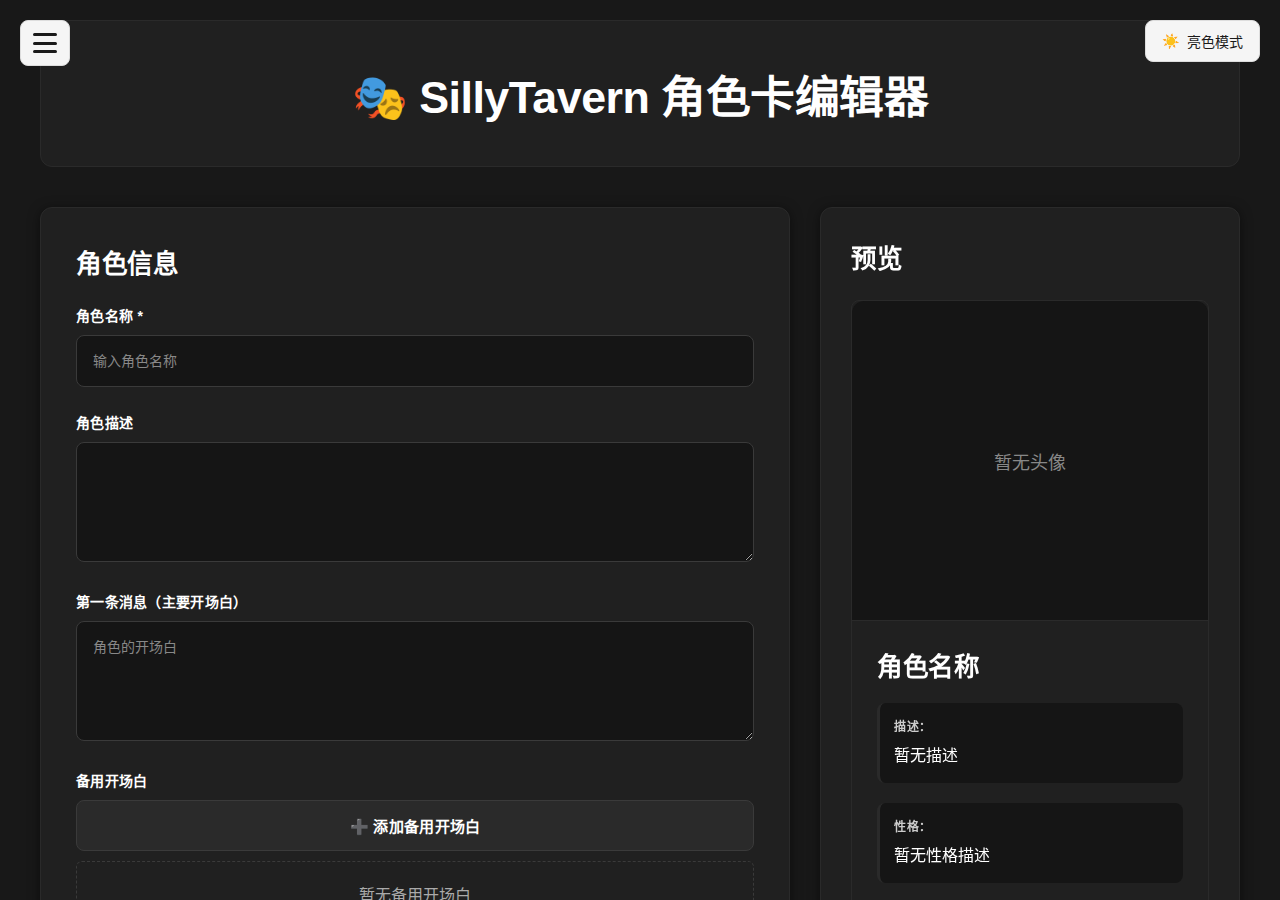
<file: index.html>
<!DOCTYPE html>
<html lang="zh-CN">

<head>
    <meta charset="UTF-8">
    <meta name="viewport" content="width=device-width, initial-scale=1.0">
    <title>SillyTavern 工具集</title>
    <link rel="stylesheet" href="style.css">
    <style>
        /* 汉堡菜单样式 */
        .hamburger-menu {
            position: fixed;
            top: 20px;
            left: 20px;
            z-index: 10000;
            cursor: pointer;
            background: #202020;
            border: 1px solid #2a2a2a;
            border-radius: 8px;
            padding: 12px;
            transition: all 0.3s;
        }

        body.light-theme .hamburger-menu {
            background: #f5f5f5;
            border-color: #ddd;
        }

        .hamburger-menu:hover {
            background: #2a2a2a;
            border-color: #3a3a3a;
        }

        body.light-theme .hamburger-menu:hover {
            background: #e8e8e8;
            border-color: #ccc;
        }

        .hamburger-icon {
            width: 24px;
            height: 20px;
            position: relative;
            display: flex;
            flex-direction: column;
            justify-content: space-between;
        }

        .hamburger-icon span {
            display: block;
            height: 3px;
            background: #f0f0f0;
            border-radius: 2px;
            transition: all 0.3s;
        }

        body.light-theme .hamburger-icon span {
            background: #1a1a1a;
        }

        .hamburger-menu.active .hamburger-icon span:nth-child(1) {
            transform: rotate(45deg) translate(7px, 7px);
        }

        .hamburger-menu.active .hamburger-icon span:nth-child(2) {
            opacity: 0;
        }

        .hamburger-menu.active .hamburger-icon span:nth-child(3) {
            transform: rotate(-45deg) translate(7px, -7px);
        }

        /* 侧边栏菜单 */
        .sidebar {
            position: fixed;
            top: 0;
            left: -300px;
            width: 300px;
            height: 100vh;
            background: #181818;
            border-right: 1px solid #2a2a2a;
            transition: left 0.3s, background 0.3s, border-color 0.3s;
            z-index: 9999;
            overflow-y: auto;
            padding: 80px 0 20px 0;
        }

        body.light-theme .sidebar {
            background: #f8f8f8;
            border-right-color: #e0e0e0;
        }

        .sidebar.active {
            left: 0;
        }

        .sidebar-overlay {
            position: fixed;
            top: 0;
            left: 0;
            width: 100%;
            height: 100%;
            background: rgba(0, 0, 0, 0.5);
            z-index: 9998;
            opacity: 0;
            pointer-events: none;
            transition: opacity 0.3s;
        }

        .sidebar-overlay.active {
            opacity: 1;
            pointer-events: auto;
        }

        .menu-item {
            padding: 15px 25px;
            color: #999;
            cursor: pointer;
            transition: all 0.2s;
            border-left: 3px solid transparent;
            display: flex;
            align-items: center;
            gap: 12px;
        }

        body.light-theme .menu-item {
            color: #666;
        }

        .menu-item:hover {
            background: #202020;
            color: #f0f0f0;
            border-left-color: #666;
        }

        body.light-theme .menu-item:hover {
            background: #f0f0f0;
            color: #1a1a1a;
            border-left-color: #999;
        }

        .menu-item.active {
            background: #202020;
            color: #f0f0f0;
            border-left-color: #f0f0f0;
        }

        body.light-theme .menu-item.active {
            background: #e8e8e8;
            color: #1a1a1a;
            border-left-color: #1a1a1a;
        }

        .menu-item-icon {
            font-size: 20px;
        }

        .menu-section {
            padding: 20px 25px 10px 25px;
            color: #666;
            font-size: 12px;
            text-transform: uppercase;
            letter-spacing: 1px;
            transition: color 0.3s;
        }

        body.light-theme .menu-section {
            color: #999;
        }

        /* 内容区域 */
        .content-wrapper {
            transition: margin-left 0.3s;
        }

        .page-content {
            display: none;
        }

        .page-content.active {
            display: block;
        }

        /* iframe 页面样式 */
        .page-content iframe {
            position: absolute;
            top: 0;
            left: 0;
            width: 100%;
            height: 100%;
        }

        .page-content:not(#page-about) {
            position: fixed;
            top: 0;
            left: 0;
            width: 100%;
            height: 100%;
            background: #181818;
            z-index: 1;
            transition: background 0.3s;
        }

        body.light-theme .page-content:not(#page-about) {
            background: #ffffff;
        }

        /* 确保汉堡菜单和侧边栏在 iframe 之上 */
        body {
            margin: 0;
            padding: 0;
        }

        /* 现代化首页样式 */
        .hero-modern {
            background: linear-gradient(135deg, #202020 0%, #181818 100%);
            border-radius: 20px;
            padding: 80px 40px;
            margin-bottom: 60px;
            border: 1px solid #2a2a2a;
            position: relative;
            overflow: hidden;
            transition: all 0.3s;
        }

        body.light-theme .hero-modern {
            background: linear-gradient(135deg, #f8f8f8 0%, #f0f0f0 100%);
            border-color: #e0e0e0;
        }

        .hero-modern::before {
            content: '';
            position: absolute;
            top: -50%;
            right: -50%;
            width: 200%;
            height: 200%;
            background: radial-gradient(circle, rgba(255, 255, 255, 0.03) 0%, transparent 70%);
            animation: pulse 8s ease-in-out infinite;
        }

        @keyframes pulse {

            0%,
            100% {
                transform: scale(1);
                opacity: 0.5;
            }

            50% {
                transform: scale(1.1);
                opacity: 0.8;
            }
        }

        .hero-content {
            position: relative;
            z-index: 1;
            text-align: center;
        }

        .hero-icon {
            font-size: 80px;
            margin-bottom: 20px;
            display: inline-block;
            animation: float 3s ease-in-out infinite;
        }

        @keyframes float {

            0%,
            100% {
                transform: translateY(0px);
            }

            50% {
                transform: translateY(-10px);
            }
        }

        .hero-title {
            font-size: 3.5em;
            font-weight: 700;
            margin-bottom: 15px;
            background: linear-gradient(135deg, #ffffff 0%, #aaaaaa 100%);
            -webkit-background-clip: text;
            -webkit-text-fill-color: transparent;
            background-clip: text;
            letter-spacing: -1px;
        }

        body.light-theme .hero-title {
            background: linear-gradient(135deg, #1a1a1a 0%, #666666 100%);
            -webkit-background-clip: text;
            -webkit-text-fill-color: transparent;
            background-clip: text;
        }

        .hero-subtitle {
            font-size: 1.5em;
            color: #bbb;
            margin-bottom: 15px;
            font-weight: 500;
            transition: color 0.3s;
        }

        body.light-theme .hero-subtitle {
            color: #555;
        }

        .hero-description {
            font-size: 1.1em;
            color: #888;
            max-width: 700px;
            margin: 0 auto;
            line-height: 1.6;
            transition: color 0.3s;
        }

        body.light-theme .hero-description {
            color: #666;
        }

        .features-section {
            margin-bottom: 60px;
        }

        .section-title {
            font-size: 2em;
            color: #e8e8e8;
            margin-bottom: 30px;
            font-weight: 600;
            text-align: center;
            transition: color 0.3s;
        }

        body.light-theme .section-title {
            color: #1a1a1a;
        }

        .tools-grid-modern {
            display: grid;
            grid-template-columns: repeat(auto-fit, minmax(300px, 1fr));
            gap: 25px;
        }

        .tool-card-modern {
            background: linear-gradient(135deg, #1c1c1c 0%, #181818 100%);
            border: 1px solid #2a2a2a;
            border-radius: 16px;
            padding: 35px 30px;
            transition: all 0.3s cubic-bezier(0.4, 0, 0.2, 1);
            cursor: pointer;
            position: relative;
            overflow: hidden;
        }

        body.light-theme .tool-card-modern {
            background: linear-gradient(135deg, #ffffff 0%, #f8f8f8 100%);
            border-color: #e0e0e0;
        }

        .tool-card-modern::before {
            content: '';
            position: absolute;
            top: 0;
            left: 0;
            right: 0;
            height: 3px;
            background: linear-gradient(90deg, #4a4a4a, #666);
            transform: scaleX(0);
            transition: transform 0.3s;
        }

        .tool-card-modern:hover::before {
            transform: scaleX(1);
        }

        .tool-card-modern:hover {
            transform: translateY(-8px);
            box-shadow: 0 12px 40px rgba(0, 0, 0, 0.5);
            border-color: #3a3a3a;
            background: linear-gradient(135deg, #222222 0%, #1c1c1c 100%);
        }

        body.light-theme .tool-card-modern:hover {
            box-shadow: 0 12px 40px rgba(0, 0, 0, 0.1);
            border-color: #d0d0d0;
            background: linear-gradient(135deg, #fafafa 0%, #f0f0f0 100%);
        }

        .tool-card-modern.secondary {
            background: linear-gradient(135deg, #1a1a1a 0%, #151515 100%);
        }

        body.light-theme .tool-card-modern.secondary {
            background: linear-gradient(135deg, #f8f8f8 0%, #f0f0f0 100%);
        }

        .tool-card-modern.secondary:hover {
            background: linear-gradient(135deg, #202020 0%, #1a1a1a 100%);
        }

        body.light-theme .tool-card-modern.secondary:hover {
            background: linear-gradient(135deg, #f5f5f5 0%, #e8e8e8 100%);
        }

        .card-icon-wrapper {
            width: 70px;
            height: 70px;
            background: linear-gradient(135deg, #2a2a2a 0%, #202020 100%);
            border-radius: 16px;
            display: flex;
            align-items: center;
            justify-content: center;
            margin-bottom: 20px;
            border: 1px solid #3a3a3a;
            transition: all 0.3s;
        }

        body.light-theme .card-icon-wrapper {
            background: linear-gradient(135deg, #e8e8e8 0%, #e0e0e0 100%);
            border-color: #d0d0d0;
        }

        .tool-card-modern:hover .card-icon-wrapper {
            transform: scale(1.1) rotate(5deg);
            background: linear-gradient(135deg, #303030 0%, #2a2a2a 100%);
        }

        body.light-theme .tool-card-modern:hover .card-icon-wrapper {
            background: linear-gradient(135deg, #e0e0e0 0%, #d8d8d8 100%);
        }

        .card-icon-wrapper.secondary {
            background: linear-gradient(135deg, #202020 0%, #1a1a1a 100%);
        }

        body.light-theme .card-icon-wrapper.secondary {
            background: linear-gradient(135deg, #f0f0f0 0%, #e8e8e8 100%);
        }

        .card-icon {
            font-size: 36px;
        }

        .tool-card-modern h3 {
            font-size: 1.5em;
            color: #f0f0f0;
            margin-bottom: 15px;
            font-weight: 600;
            transition: color 0.3s;
        }

        body.light-theme .tool-card-modern h3 {
            color: #1a1a1a;
        }

        .tool-card-modern p {
            color: #999;
            line-height: 1.7;
            font-size: 14px;
            margin-bottom: 20px;
            min-height: 60px;
            transition: color 0.3s;
        }

        body.light-theme .tool-card-modern p {
            color: #666;
        }

        .card-footer {
            display: flex;
            justify-content: space-between;
            align-items: center;
            margin-top: auto;
        }

        .tool-badge-new {
            display: inline-block;
            padding: 6px 14px;
            background: #202020;
            border-radius: 20px;
            font-size: 12px;
            color: #888;
            border: 1px solid #2a2a2a;
            font-weight: 500;
            transition: all 0.3s;
        }

        body.light-theme .tool-badge-new {
            background: #f0f0f0;
            color: #666;
            border-color: #d0d0d0;
        }

        .tool-badge-new.primary {
            background: linear-gradient(135deg, #303030 0%, #252525 100%);
            color: #c0c0c0;
            border-color: #3a3a3a;
        }

        body.light-theme .tool-badge-new.primary {
            background: linear-gradient(135deg, #e0e0e0 0%, #d8d8d8 100%);
            color: #555;
            border-color: #c0c0c0;
        }

        .tool-badge-new.secondary {
            background: #1c1c1c;
            color: #777;
        }

        body.light-theme .tool-badge-new.secondary {
            background: #f5f5f5;
            color: #888;
        }

        .card-arrow {
            font-size: 24px;
            color: #555;
            transition: all 0.3s;
        }

        body.light-theme .card-arrow {
            color: #999;
        }

        .tool-card-modern:hover .card-arrow {
            color: #888;
            transform: translateX(5px);
        }

        body.light-theme .tool-card-modern:hover .card-arrow {
            color: #555;
        }

        .footer-modern {
            margin-top: 80px;
            padding: 40px 0;
            border-top: 1px solid #2a2a2a;
            transition: border-color 0.3s;
        }

        body.light-theme .footer-modern {
            border-top-color: #e0e0e0;
        }

        .footer-content {
            text-align: center;
        }

        .footer-main {
            color: #777;
            font-size: 14px;
            margin-bottom: 20px;
            transition: color 0.3s;
        }

        body.light-theme .footer-main {
            color: #666;
        }

        .footer-links {
            display: flex;
            justify-content: center;
            gap: 30px;
            flex-wrap: wrap;
        }

        .footer-links a {
            color: #888;
            text-decoration: none;
            transition: color 0.2s;
            font-size: 14px;
            display: flex;
            align-items: center;
            gap: 5px;
        }

        body.light-theme .footer-links a {
            color: #666;
        }

        .footer-links a:hover {
            color: #c0c0c0;
        }

        body.light-theme .footer-links a:hover {
            color: #1a1a1a;
        }

        /* 响应式 */
        @media (max-width: 768px) {
            .hero-modern {
                padding: 50px 25px;
            }

            .hero-icon {
                font-size: 60px;
            }

            .hero-title {
                font-size: 2.5em;
            }

            .hero-subtitle {
                font-size: 1.2em;
            }

            .hero-description {
                font-size: 1em;
            }

            .section-title {
                font-size: 1.6em;
            }

            .tools-grid-modern {
                grid-template-columns: 1fr;
            }

            .footer-links {
                flex-direction: column;
                gap: 15px;
            }
        }
    </style>
</head>

<body>
    <!-- 汉堡菜单按钮 -->
    <div class="hamburger-menu" id="hamburgerMenu">
        <div class="hamburger-icon">
            <span></span>
            <span></span>
            <span></span>
        </div>
    </div>

    <!-- 主题切换按钮 -->
    <button class="theme-toggle" id="themeToggle">
        <span id="themeIcon">🌙</span>
        <span id="themeText">夜間模式</span>
    </button>

    <!-- 侧边栏遮罩 -->
    <div class="sidebar-overlay" id="sidebarOverlay"></div>

    <!-- 侧边栏菜单 -->
    <div class="sidebar" id="sidebar">
        <div class="menu-section">主要工具</div>
        <div class="menu-item active" data-page="character-editor">
            <span class="menu-item-icon">🎭</span>
            <span>角色卡編輯器</span>
        </div>
        <div class="menu-item" data-page="lorebook">
            <span class="menu-item-icon">📚</span>
            <span>世界書編輯器</span>
        </div>
        <div class="menu-item" data-page="regex">
            <span class="menu-item-icon">🔧</span>
            <span>正則腳本編輯器</span>
        </div>

        <div class="menu-section">調試工具</div>
        <div class="menu-item" data-page="test-png">
            <span class="menu-item-icon">🔍</span>
            <span>PNG 測試工具</span>
        </div>
        <div class="menu-item" data-page="compare-format">
            <span class="menu-item-icon">⚖️</span>
            <span>格式對比工具</span>
        </div>

        <div class="menu-section">其他</div>
        <div class="menu-item" data-page="about">
            <span class="menu-item-icon">ℹ️</span>
            <span>關於工具集</span>
        </div>
    </div>

    <!-- 内容区域 -->
    <div class="content-wrapper">
        <!-- 角色卡编辑器（默认首页） -->
        <div class="page-content active" id="page-character-editor">
            <iframe src="character-editor.html" style="width: 100%; height: 100vh; border: none;"></iframe>
        </div>

        <!-- 世界书编辑器 -->
        <div class="page-content" id="page-lorebook">
            <iframe src="lorebook.html" style="width: 100%; height: 100vh; border: none;"></iframe>
        </div>

        <!-- 正则脚本编辑器 -->
        <div class="page-content" id="page-regex">
            <iframe src="regex.html" style="width: 100%; height: 100vh; border: none;"></iframe>
        </div>

        <!-- PNG 测试工具 -->
        <div class="page-content" id="page-test-png">
            <iframe src="test-png.html" style="width: 100%; height: 100vh; border: none;"></iframe>
        </div>

        <!-- 格式对比工具 -->
        <div class="page-content" id="page-compare-format">
            <iframe src="compare-format.html" style="width: 100%; height: 100vh; border: none;"></iframe>
        </div>

        <!-- 关于页面 -->
        <div class="page-content" id="page-about">
            <div class="container">
                <div class="hero-modern">
                    <div class="hero-content">
                        <div class="hero-icon">🎭</div>
                        <h1 class="hero-title">SillyTavern 工具集</h1>
                        <p class="hero-subtitle">專業的角色卡編輯與管理平台</p>
                        <p class="hero-description">為 SillyTavern 用戶打造的完整編輯工具套件，支持角色卡、世界書、正則腳本等多種格式</p>
                    </div>
                </div>

                <div class="features-section">
                    <h2 class="section-title">✨ 核心功能</h2>
                    <div class="tools-grid-modern">
                        <div class="tool-card-modern" data-page="character-editor">
                            <div class="card-icon-wrapper">
                                <span class="card-icon">🎭</span>
                            </div>
                            <h3>角色卡編輯器</h3>
                            <p>創建和編輯 SillyTavern 角色卡，支持 V1/V2/V3 格式，包含完整的角色信息、世界書和正則腳本</p>
                            <div class="card-footer">
                                <span class="tool-badge-new primary">主要工具</span>
                                <span class="card-arrow">→</span>
                            </div>
                        </div>

                        <div class="tool-card-modern" data-page="lorebook">
                            <div class="card-icon-wrapper">
                                <span class="card-icon">📚</span>
                            </div>
                            <h3>世界書編輯器</h3>
                            <p>獨立編輯世界書（Lorebook），管理觸發關鍵詞和內容，支持導入/導出 JSON 格式</p>
                            <div class="card-footer">
                                <span class="tool-badge-new">獨立工具</span>
                                <span class="card-arrow">→</span>
                            </div>
                        </div>

                        <div class="tool-card-modern" data-page="regex">
                            <div class="card-icon-wrapper">
                                <span class="card-icon">🔧</span>
                            </div>
                            <h3>正則腳本編輯器</h3>
                            <p>創建和管理正則表達式腳本，用於文本替換和格式化，支持測試和預覽</p>
                            <div class="card-footer">
                                <span class="tool-badge-new">獨立工具</span>
                                <span class="card-arrow">→</span>
                            </div>
                        </div>
                    </div>
                </div>

                <div class="features-section">
                    <h2 class="section-title">🔧 調試工具</h2>
                    <div class="tools-grid-modern">
                        <div class="tool-card-modern secondary" data-page="test-png">
                            <div class="card-icon-wrapper secondary">
                                <span class="card-icon">🔍</span>
                            </div>
                            <h3>PNG 測試工具</h3>
                            <p>分析和驗證角色卡 PNG 文件的內容，檢查數據完整性</p>
                            <div class="card-footer">
                                <span class="tool-badge-new secondary">調試工具</span>
                                <span class="card-arrow">→</span>
                            </div>
                        </div>

                        <div class="tool-card-modern secondary" data-page="compare-format">
                            <div class="card-icon-wrapper secondary">
                                <span class="card-icon">⚖️</span>
                            </div>
                            <h3>格式對比工具</h3>
                            <p>對比兩個角色卡 PNG 文件的格式差異，幫助排查問題</p>
                            <div class="card-footer">
                                <span class="tool-badge-new secondary">調試工具</span>
                                <span class="card-arrow">→</span>
                            </div>
                        </div>
                    </div>
                </div>

                <div class="footer-modern">
                    <div class="footer-content">
                        <p class="footer-main">開源項目 · Cooperative Non-Commercial License (Co-op NCL)</p>
                        <div class="footer-links">
                            <a href="README.md">📖 使用說明</a>
                            <a href="CONTRIBUTING.md">🤝 貢獻指南</a>
                            <a href="LICENSE">📄 授權條款</a>
                        </div>
                    </div>
                </div>
            </div>
        </div>
    </div>

    <script>
        // 汉堡菜单功能
        const hamburgerMenu = document.getElementById('hamburgerMenu');
        const sidebar = document.getElementById('sidebar');
        const sidebarOverlay = document.getElementById('sidebarOverlay');
        const menuItems = document.querySelectorAll('.menu-item');
        const pageContents = document.querySelectorAll('.page-content');

        // 切换菜单
        function toggleMenu() {
            hamburgerMenu.classList.toggle('active');
            sidebar.classList.toggle('active');
            sidebarOverlay.classList.toggle('active');
        }

        hamburgerMenu.addEventListener('click', toggleMenu);
        sidebarOverlay.addEventListener('click', toggleMenu);

        // 切换页面
        function switchPage(pageName) {
            // 更新菜单项状态
            menuItems.forEach(mi => mi.classList.remove('active'));
            const activeMenuItem = document.querySelector(`.menu-item[data-page="${pageName}"]`);
            if (activeMenuItem) {
                activeMenuItem.classList.add('active');
            }

            // 切换页面内容
            pageContents.forEach(pc => pc.classList.remove('active'));
            const targetPage = document.getElementById(`page-${pageName}`);
            if (targetPage) {
                targetPage.classList.add('active');
            }

            // 关闭菜单
            if (sidebar.classList.contains('active')) {
                toggleMenu();
            }
        }

        // 菜单项点击
        menuItems.forEach(item => {
            item.addEventListener('click', () => {
                const pageName = item.getAttribute('data-page');
                switchPage(pageName);
            });
        });

        // 关于页面工具卡片点击
        document.addEventListener('click', (e) => {
            const card = e.target.closest('.tool-card-modern');
            if (card && card.hasAttribute('data-page')) {
                const pageName = card.getAttribute('data-page');
                switchPage(pageName);
            }
        });

        // 隐藏 iframe 中的返回按钮
        function hideIframeBackButtons() {
            const iframes = document.querySelectorAll('iframe');
            iframes.forEach(iframe => {
                try {
                    iframe.addEventListener('load', () => {
                        try {
                            const iframeDoc = iframe.contentDocument || iframe.contentWindow.document;
                            const backLink = iframeDoc.querySelector('a[href*="index.html"]');
                            if (backLink) {
                                backLink.style.display = 'none';
                            }
                        } catch (e) {
                            // 跨域限制，忽略
                        }
                    });
                } catch (e) {
                    // 忽略错误
                }
            });
        }

        // 页面加载完成后隐藏返回按钮
        window.addEventListener('load', hideIframeBackButtons);

        // 主题切换功能
        const themeToggle = document.getElementById('themeToggle');
        const themeIcon = document.getElementById('themeIcon');
        const themeText = document.getElementById('themeText');

        // 从 localStorage 读取主题设置
        const savedTheme = localStorage.getItem('theme') || 'light';
        if (savedTheme === 'light') {
            document.body.classList.add('light-theme');
            themeIcon.textContent = '☀️';
            themeText.textContent = '亮色模式';
        } else {
            themeIcon.textContent = '🌙';
            themeText.textContent = '夜間模式';
        }

        // 切换主题
        themeToggle.addEventListener('click', () => {
            document.body.classList.toggle('light-theme');
            const isLight = document.body.classList.contains('light-theme');

            if (isLight) {
                themeIcon.textContent = '☀️';
                themeText.textContent = '亮色模式';
                localStorage.setItem('theme', 'light');
            } else {
                themeIcon.textContent = '🌙';
                themeText.textContent = '夜間模式';
                localStorage.setItem('theme', 'dark');
            }

            // 通知所有 iframe 更新主题
            const iframes = document.querySelectorAll('iframe');
            iframes.forEach(iframe => {
                try {
                    iframe.contentWindow.postMessage({
                        type: 'theme-change',
                        theme: isLight ? 'light' : 'dark'
                    }, '*');
                } catch (e) {
                    // 忽略跨域错误
                }
            });
        });
    </script>
</body>

</html>
</file>
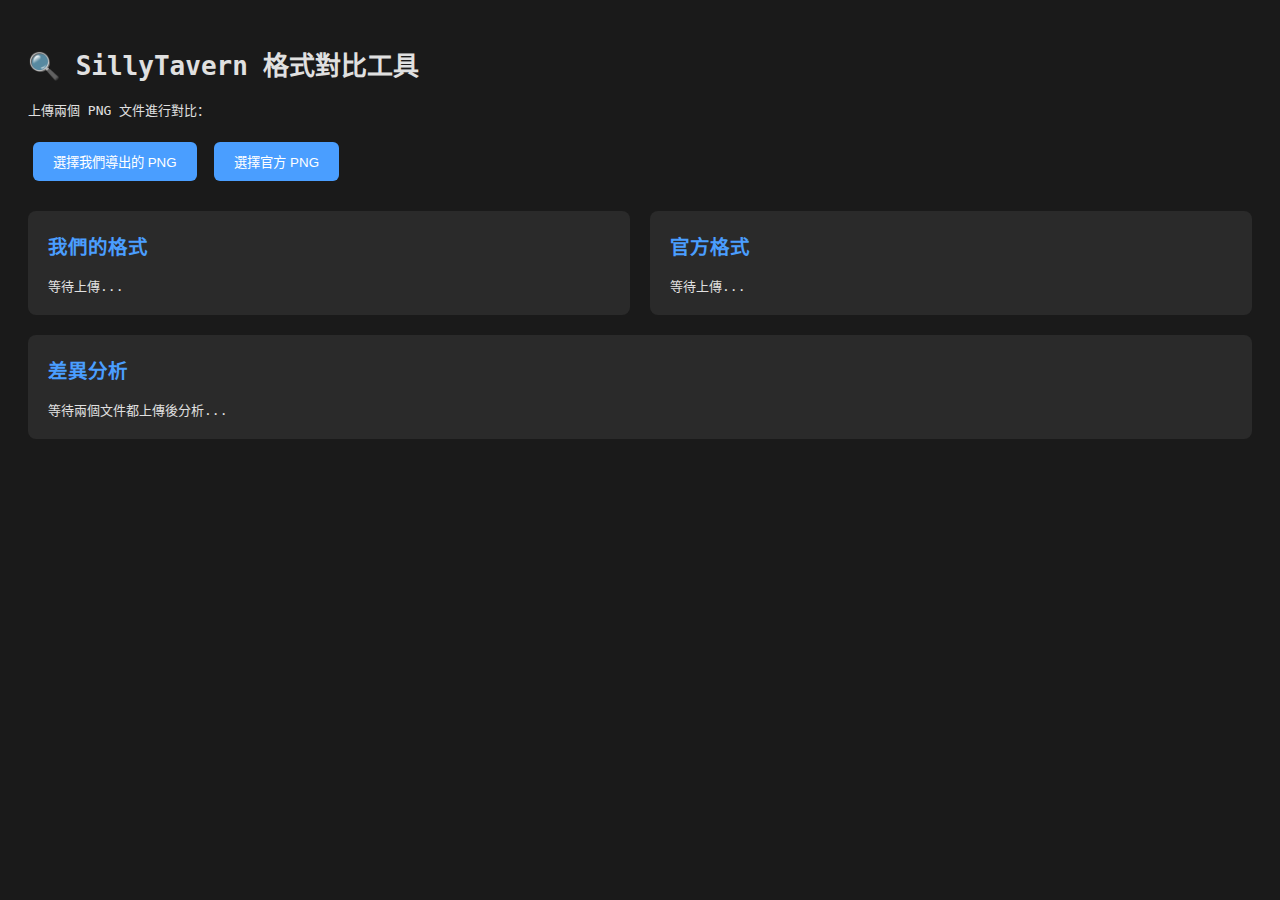
<file: compare-format.html>
<!DOCTYPE html>
<html lang="zh-CN">
<head>
    <meta charset="UTF-8">
    <title>對比 SillyTavern 格式</title>
    <style>
        body {
            font-family: monospace;
            background: #1a1a1a;
            color: #e0e0e0;
            padding: 20px;
        }
        .container {
            max-width: 1400px;
            margin: 0 auto;
        }
        .side-by-side {
            display: grid;
            grid-template-columns: 1fr 1fr;
            gap: 20px;
        }
        .panel {
            background: #2a2a2a;
            padding: 20px;
            border-radius: 8px;
        }
        h2 {
            color: #4a9eff;
            margin-top: 0;
        }
        pre {
            background: #1a1a1a;
            padding: 15px;
            border-radius: 4px;
            overflow-x: auto;
            font-size: 11px;
            max-height: 600px;
            overflow-y: auto;
        }
        .btn {
            background: #4a9eff;
            color: white;
            border: none;
            padding: 10px 20px;
            border-radius: 6px;
            cursor: pointer;
            margin: 10px 5px;
        }
        .highlight {
            background: #ff4444;
            color: white;
            padding: 2px 4px;
        }
    </style>
</head>
<body>
    <div class="container">
        <h1>🔍 SillyTavern 格式對比工具</h1>
        <p>上傳兩個 PNG 文件進行對比：</p>
        <div>
            <button class="btn" onclick="document.getElementById('file1').click()">選擇我們導出的 PNG</button>
            <button class="btn" onclick="document.getElementById('file2').click()">選擇官方 PNG</button>
        </div>
        <input type="file" id="file1" accept=".png" style="display:none">
        <input type="file" id="file2" accept=".png" style="display:none">
        
        <div class="side-by-side" style="margin-top: 20px;">
            <div class="panel">
                <h2>我們的格式</h2>
                <div id="result1">等待上傳...</div>
            </div>
            <div class="panel">
                <h2>官方格式</h2>
                <div id="result2">等待上傳...</div>
            </div>
        </div>

        <div class="panel" style="margin-top: 20px;">
            <h2>差異分析</h2>
            <div id="diff">等待兩個文件都上傳後分析...</div>
        </div>
    </div>

    <script>
        let data1 = null;
        let data2 = null;

        document.getElementById('file1').addEventListener('change', async (e) => {
            const file = e.target.files[0];
            if (file) {
                data1 = await analyzeFile(file);
                displayResult('result1', data1);
                if (data1 && data2) compareDiff();
            }
        });

        document.getElementById('file2').addEventListener('change', async (e) => {
            const file = e.target.files[0];
            if (file) {
                data2 = await analyzeFile(file);
                displayResult('result2', data2);
                if (data1 && data2) compareDiff();
            }
        });

        async function analyzeFile(file) {
            try {
                const arrayBuffer = await file.arrayBuffer();
                const uint8Array = new Uint8Array(arrayBuffer);
                
                // 提取 chara 數據
                let offset = 8;
                while (offset < uint8Array.length) {
                    const length = (uint8Array[offset] << 24) | (uint8Array[offset + 1] << 16) |
                        (uint8Array[offset + 2] << 8) | uint8Array[offset + 3];
                    const type = String.fromCharCode(
                        uint8Array[offset + 4],
                        uint8Array[offset + 5],
                        uint8Array[offset + 6],
                        uint8Array[offset + 7]
                    );

                    if (type === 'tEXt') {
                        const dataStart = offset + 8;
                        const dataEnd = dataStart + length;
                        const textData = uint8Array.slice(dataStart, dataEnd);
                        
                        let nullIndex = -1;
                        for (let i = 0; i < textData.length; i++) {
                            if (textData[i] === 0) {
                                nullIndex = i;
                                break;
                            }
                        }

                        if (nullIndex !== -1) {
                            const keyword = new TextDecoder().decode(textData.slice(0, nullIndex));
                            if (keyword === 'chara') {
                                const base64Data = new TextDecoder().decode(textData.slice(nullIndex + 1));
                                
                                try {
                                    const binaryString = atob(base64Data);
                                    const bytes = new Uint8Array(binaryString.length);
                                    for (let i = 0; i < binaryString.length; i++) {
                                        bytes[i] = binaryString.charCodeAt(i);
                                    }
                                    const jsonString = new TextDecoder().decode(bytes);
                                    const parsed = JSON.parse(jsonString);
                                    
                                    return {
                                        success: true,
                                        json: jsonString,
                                        parsed: parsed,
                                        fileName: file.name
                                    };
                                } catch (e) {
                                    return { success: false, error: e.message };
                                }
                            }
                        }
                    }

                    offset += 12 + length;
                    if (type === 'IEND') break;
                }
                
                return { success: false, error: '未找到 chara 數據' };
            } catch (error) {
                return { success: false, error: error.message };
            }
        }

        function displayResult(elementId, data) {
            const element = document.getElementById(elementId);
            if (!data || !data.success) {
                element.innerHTML = `<div style="color: #f87171;">錯誤: ${data?.error || '未知錯誤'}</div>`;
                return;
            }

            const obj = data.parsed.data || data.parsed;
            const info = `
                <div><strong>文件名:</strong> ${data.fileName}</div>
                <div><strong>格式:</strong> ${data.parsed.spec || 'V1'} ${data.parsed.spec_version || ''}</div>
                <div><strong>角色名:</strong> ${obj.name || '未設置'}</div>
                <div><strong>first_mes:</strong> ${obj.first_mes ? '✓ (' + obj.first_mes.length + ' 字符)' : '✗ 未設置'}</div>
                <div><strong>alternate_greetings:</strong> ${obj.alternate_greetings?.length || 0} 個</div>
                <div><strong>所有字段:</strong> ${Object.keys(obj).join(', ')}</div>
                <pre>${JSON.stringify(data.parsed, null, 2)}</pre>
            `;
            element.innerHTML = info;
        }

        function compareDiff() {
            if (!data1?.success || !data2?.success) return;

            const obj1 = data1.parsed.data || data1.parsed;
            const obj2 = data2.parsed.data || data2.parsed;

            const keys1 = Object.keys(obj1).sort();
            const keys2 = Object.keys(obj2).sort();

            const onlyIn1 = keys1.filter(k => !keys2.includes(k));
            const onlyIn2 = keys2.filter(k => !keys1.includes(k));
            const common = keys1.filter(k => keys2.includes(k));

            let html = '<h3>字段對比</h3>';
            
            if (onlyIn1.length > 0) {
                html += `<div style="color: #fbbf24;"><strong>只在我們的格式中:</strong> ${onlyIn1.join(', ')}</div>`;
            }
            
            if (onlyIn2.length > 0) {
                html += `<div style="color: #4ade80;"><strong>只在官方格式中:</strong> ${onlyIn2.join(', ')}</div>`;
            }

            html += '<h3>共同字段值對比</h3><table style="width: 100%; border-collapse: collapse;">';
            html += '<tr style="background: #1a1a1a;"><th style="padding: 8px; text-align: left;">字段</th><th style="padding: 8px;">我們的</th><th style="padding: 8px;">官方的</th></tr>';
            
            for (const key of common) {
                const val1 = obj1[key];
                const val2 = obj2[key];
                const type1 = typeof val1;
                const type2 = typeof val2;
                
                let display1 = type1 === 'object' ? JSON.stringify(val1).substring(0, 50) : String(val1).substring(0, 50);
                let display2 = type2 === 'object' ? JSON.stringify(val2).substring(0, 50) : String(val2).substring(0, 50);
                
                const isDiff = JSON.stringify(val1) !== JSON.stringify(val2);
                const rowStyle = isDiff ? 'background: #3a1a1a;' : '';
                
                html += `<tr style="${rowStyle}"><td style="padding: 8px;">${key}</td><td style="padding: 8px; font-size: 11px;">${display1}</td><td style="padding: 8px; font-size: 11px;">${display2}</td></tr>`;
            }
            html += '</table>';

            // 檢查 first_mes
            html += '<h3>first_mes 詳細對比</h3>';
            html += `<div><strong>我們的 first_mes:</strong> "${obj1.first_mes}"</div>`;
            html += `<div><strong>官方的 first_mes:</strong> "${obj2.first_mes}"</div>`;
            html += `<div><strong>長度:</strong> 我們 ${obj1.first_mes?.length || 0} vs 官方 ${obj2.first_mes?.length || 0}</div>`;

            document.getElementById('diff').innerHTML = html;
        }
    </script>
</body>
</html>
</file>
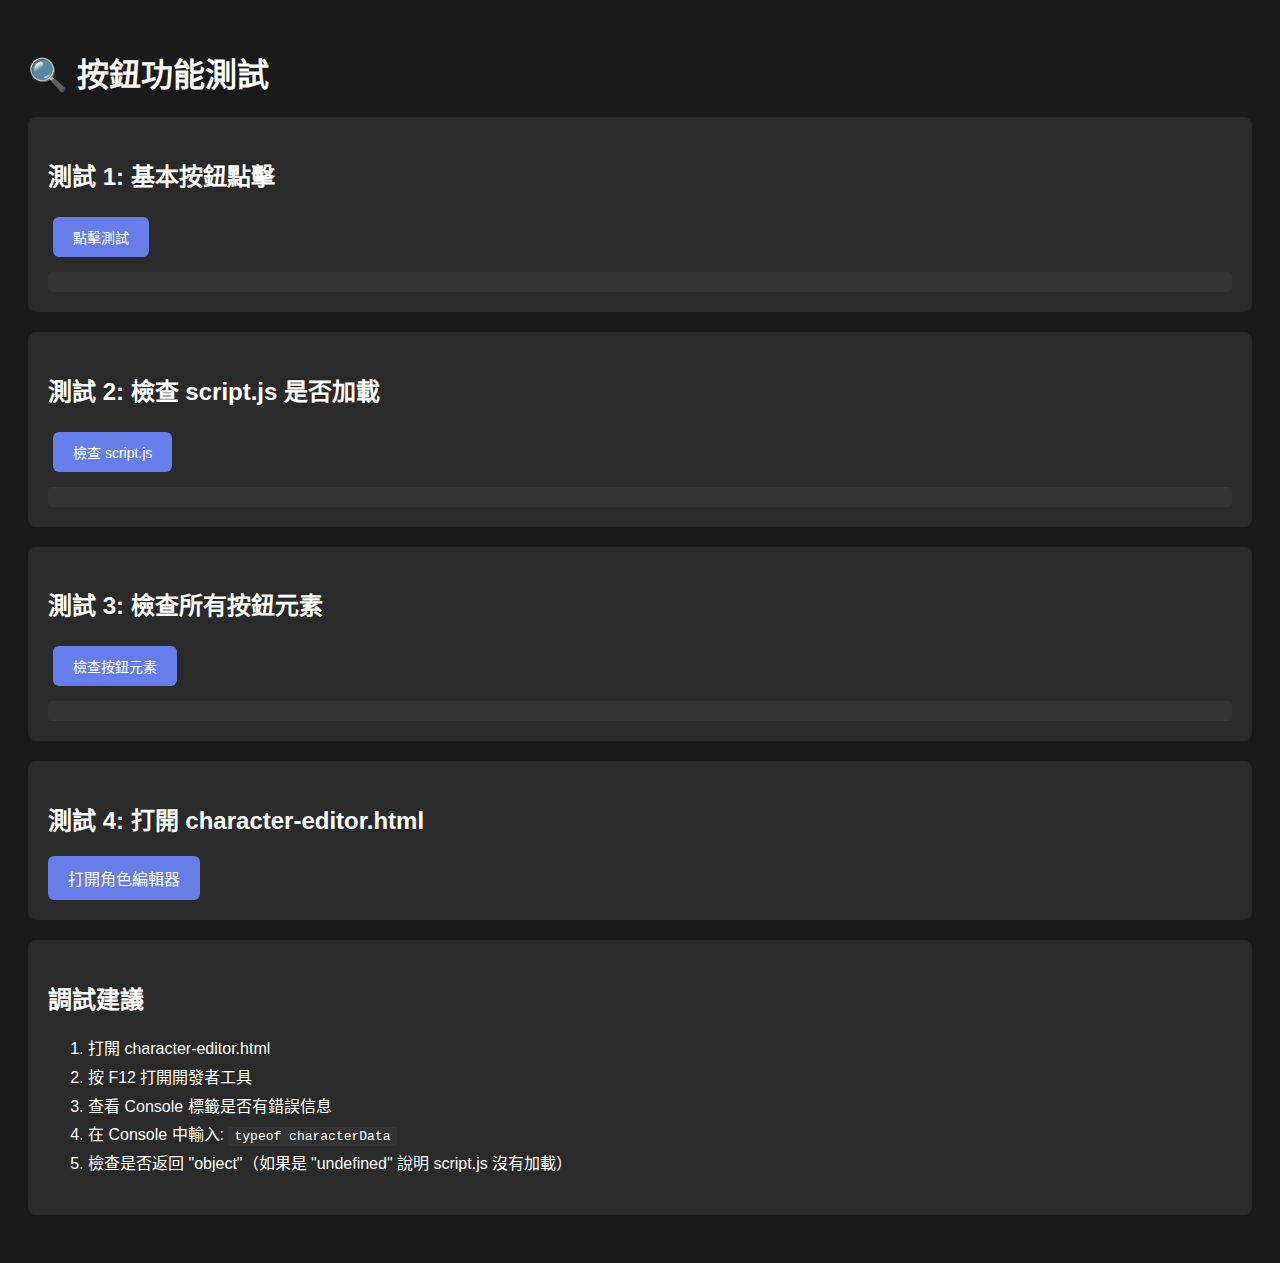
<file: debug-test.html>
<!DOCTYPE html>
<html lang="zh-CN">
<head>
    <meta charset="UTF-8">
    <meta name="viewport" content="width=device-width, initial-scale=1.0">
    <title>按鈕測試</title>
    <style>
        body {
            font-family: Arial, sans-serif;
            padding: 20px;
            background: #1a1a1a;
            color: #fff;
        }
        .test-section {
            margin: 20px 0;
            padding: 20px;
            background: #2a2a2a;
            border-radius: 8px;
        }
        button {
            padding: 10px 20px;
            margin: 5px;
            cursor: pointer;
            background: #667eea;
            color: white;
            border: none;
            border-radius: 6px;
            font-size: 14px;
        }
        button:hover {
            background: #5568d3;
        }
        .status {
            margin-top: 10px;
            padding: 10px;
            background: #333;
            border-radius: 4px;
        }
        .success {
            color: #4CAF50;
        }
        .error {
            color: #f44336;
        }
    </style>
</head>
<body>
    <h1>🔍 按鈕功能測試</h1>
    
    <div class="test-section">
        <h2>測試 1: 基本按鈕點擊</h2>
        <button onclick="test1()">點擊測試</button>
        <div id="test1-result" class="status"></div>
    </div>

    <div class="test-section">
        <h2>測試 2: 檢查 script.js 是否加載</h2>
        <button onclick="test2()">檢查 script.js</button>
        <div id="test2-result" class="status"></div>
    </div>

    <div class="test-section">
        <h2>測試 3: 檢查所有按鈕元素</h2>
        <button onclick="test3()">檢查按鈕元素</button>
        <div id="test3-result" class="status"></div>
    </div>

    <div class="test-section">
        <h2>測試 4: 打開 character-editor.html</h2>
        <a href="character-editor.html" style="display: inline-block; padding: 10px 20px; background: #667eea; color: white; text-decoration: none; border-radius: 6px;">
            打開角色編輯器
        </a>
    </div>

    <div class="test-section">
        <h2>調試建議</h2>
        <ol style="line-height: 1.8;">
            <li>打開 character-editor.html</li>
            <li>按 F12 打開開發者工具</li>
            <li>查看 Console 標籤是否有錯誤信息</li>
            <li>在 Console 中輸入: <code style="background: #333; padding: 2px 6px; border-radius: 3px;">typeof characterData</code></li>
            <li>檢查是否返回 "object"（如果是 "undefined" 說明 script.js 沒有加載）</li>
        </ol>
    </div>

    <script>
        function test1() {
            const result = document.getElementById('test1-result');
            result.innerHTML = '<span class="success">✓ 按鈕點擊正常工作！</span>';
            console.log('測試 1 通過');
        }

        function test2() {
            const result = document.getElementById('test2-result');
            
            // 檢查是否可以訪問 character-editor.html 中的變量
            fetch('script.js')
                .then(response => {
                    if (response.ok) {
                        result.innerHTML = '<span class="success">✓ script.js 文件存在且可訪問</span>';
                        console.log('script.js 狀態:', response.status);
                    } else {
                        result.innerHTML = '<span class="error">✗ script.js 無法訪問 (狀態: ' + response.status + ')</span>';
                    }
                })
                .catch(error => {
                    result.innerHTML = '<span class="error">✗ 錯誤: ' + error.message + '</span>';
                });
        }

        function test3() {
            const result = document.getElementById('test3-result');
            
            // 模擬檢查 character-editor.html 中的按鈕
            const buttonIds = [
                'exportBtn',
                'exportJsonBtn',
                'importBtn',
                'clearBtn',
                'worldBookBtn',
                'advancedBtn',
                'saveLocalBtn',
                'loadLocalBtn',
                'regexScriptsBtn'
            ];

            let html = '<div style="font-family: monospace; font-size: 12px;">';
            html += '<p>在 character-editor.html 中應該存在以下按鈕 ID:</p>';
            html += '<ul style="list-style: none; padding: 0;">';
            
            buttonIds.forEach(id => {
                html += `<li>• ${id}</li>`;
            });
            
            html += '</ul>';
            html += '<p style="margin-top: 15px; color: #ffa726;">請在 character-editor.html 中按 F12，然後在 Console 輸入:</p>';
            html += '<code style="display: block; background: #333; padding: 10px; border-radius: 4px; margin-top: 5px;">';
            html += 'document.getElementById("exportBtn")';
            html += '</code>';
            html += '<p style="margin-top: 10px;">如果返回 null，說明元素不存在或 ID 不匹配</p>';
            html += '</div>';
            
            result.innerHTML = html;
        }

        // 頁面加載時自動運行基本檢查
        window.addEventListener('load', () => {
            console.log('=== 調試測試頁面已加載 ===');
            console.log('當前 URL:', window.location.href);
            console.log('請點擊上面的測試按鈕進行診斷');
        });
    </script>
</body>
</html>
</file>
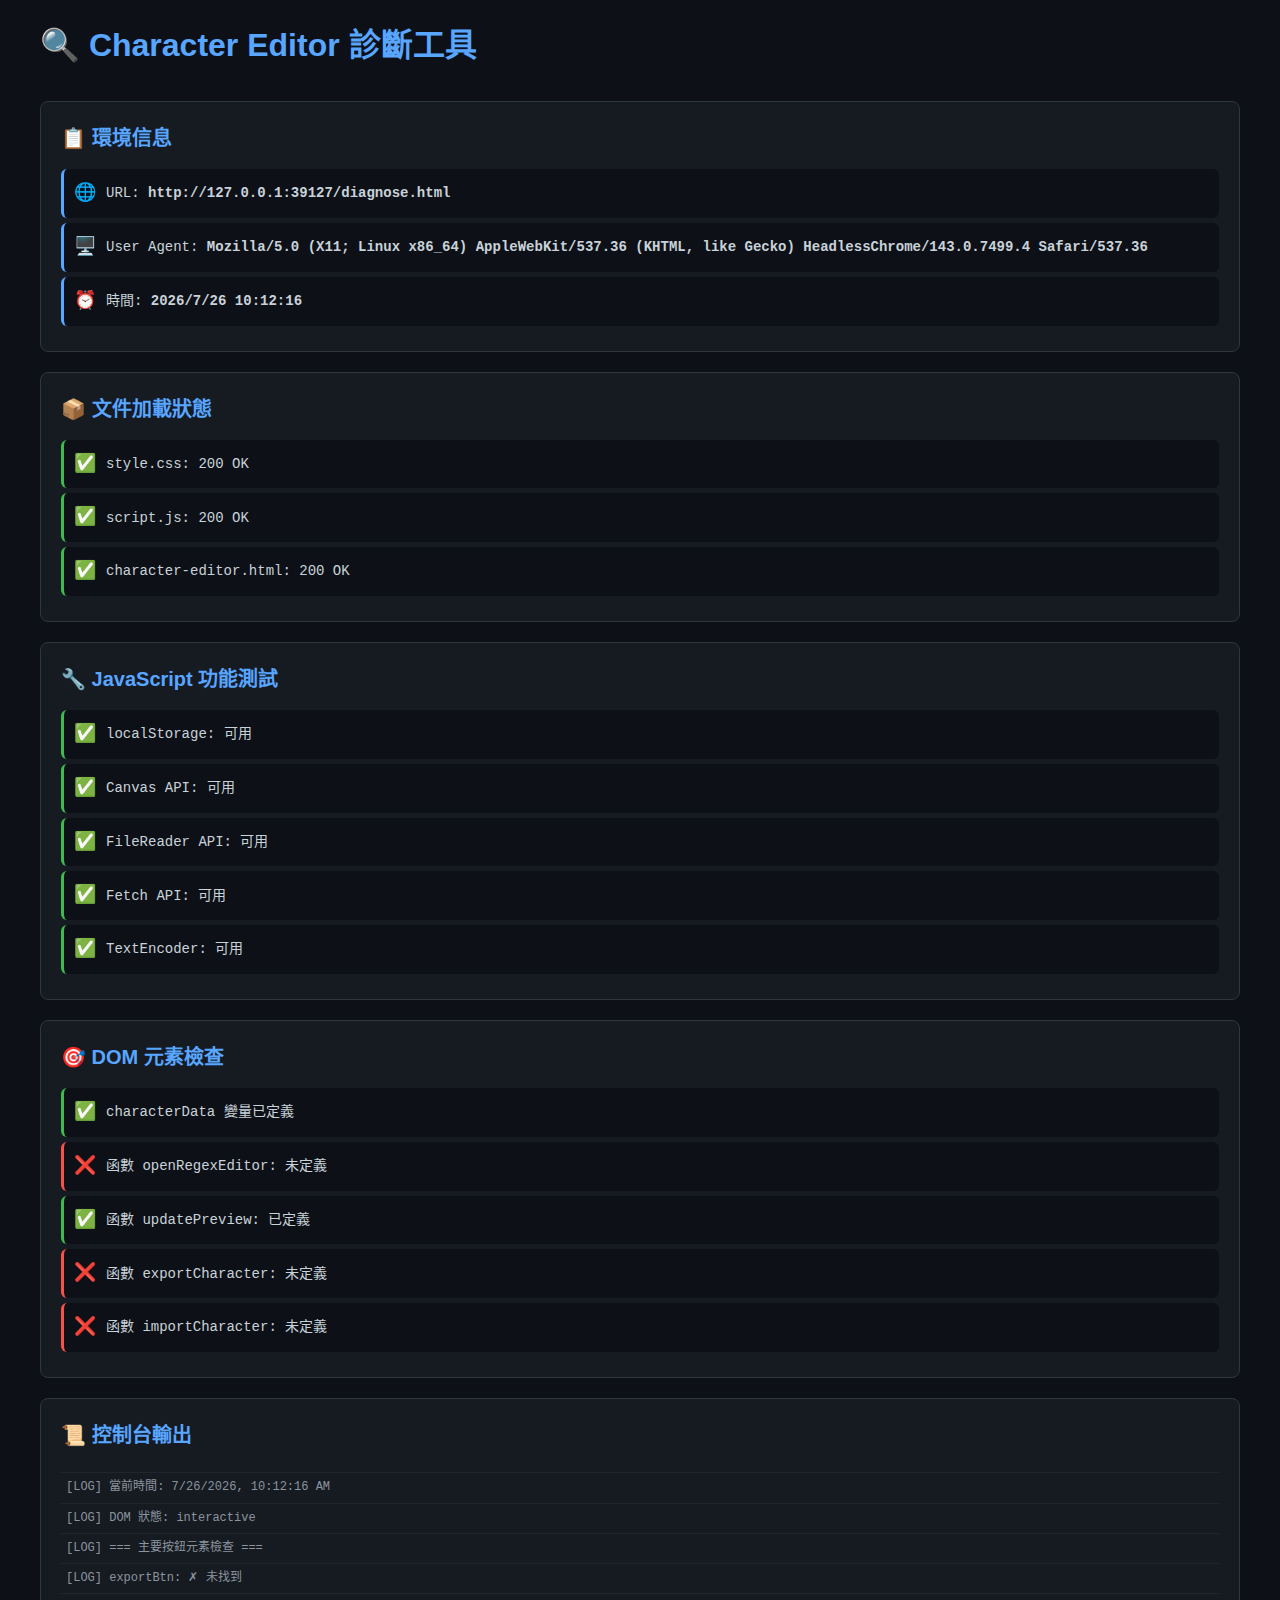
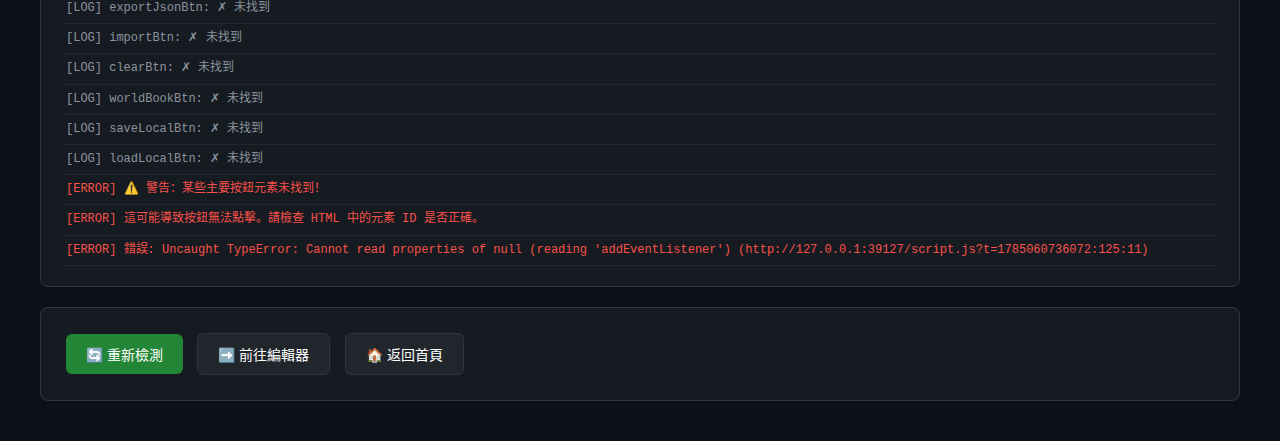
<file: diagnose.html>
<!DOCTYPE html>
<html lang="zh-CN">
<head>
    <meta charset="UTF-8">
    <meta name="viewport" content="width=device-width, initial-scale=1.0">
    <title>診斷工具 - Character Editor</title>
    <style>
        * { margin: 0; padding: 0; box-sizing: border-box; }
        body {
            font-family: 'Segoe UI', Tahoma, Geneva, Verdana, sans-serif;
            background: #0d1117;
            color: #c9d1d9;
            padding: 20px;
            line-height: 1.6;
        }
        .container {
            max-width: 1200px;
            margin: 0 auto;
        }
        h1 {
            color: #58a6ff;
            margin-bottom: 30px;
            font-size: 32px;
        }
        .section {
            background: #161b22;
            border: 1px solid #30363d;
            border-radius: 8px;
            padding: 20px;
            margin-bottom: 20px;
        }
        .section h2 {
            color: #58a6ff;
            margin-bottom: 15px;
            font-size: 20px;
        }
        .status {
            display: flex;
            align-items: center;
            padding: 10px;
            margin: 5px 0;
            background: #0d1117;
            border-radius: 6px;
            font-family: 'Courier New', monospace;
            font-size: 14px;
        }
        .status-icon {
            margin-right: 10px;
            font-size: 18px;
        }
        .success { border-left: 3px solid #3fb950; }
        .error { border-left: 3px solid #f85149; }
        .warning { border-left: 3px solid #d29922; }
        .info { border-left: 3px solid #58a6ff; }
        pre {
            background: #0d1117;
            padding: 15px;
            border-radius: 6px;
            overflow-x: auto;
            font-size: 12px;
            border: 1px solid #30363d;
        }
        .btn {
            background: #238636;
            color: white;
            border: none;
            padding: 10px 20px;
            border-radius: 6px;
            cursor: pointer;
            font-size: 14px;
            margin: 5px;
            transition: background 0.2s;
        }
        .btn:hover {
            background: #2ea043;
        }
        .btn-secondary {
            background: #21262d;
            border: 1px solid #30363d;
        }
        .btn-secondary:hover {
            background: #30363d;
        }
        #console-output {
            max-height: 400px;
            overflow-y: auto;
        }
        .console-line {
            padding: 5px;
            border-bottom: 1px solid #21262d;
            font-family: 'Courier New', monospace;
            font-size: 12px;
        }
        .console-error { color: #f85149; }
        .console-warn { color: #d29922; }
        .console-info { color: #58a6ff; }
        .console-log { color: #8b949e; }
    </style>
</head>
<body>
    <div class="container">
        <h1>🔍 Character Editor 診斷工具</h1>
        
        <div class="section">
            <h2>📋 環境信息</h2>
            <div class="status info">
                <span class="status-icon">🌐</span>
                <span>URL: <strong id="url"></strong></span>
            </div>
            <div class="status info">
                <span class="status-icon">🖥️</span>
                <span>User Agent: <strong id="ua"></strong></span>
            </div>
            <div class="status info">
                <span class="status-icon">⏰</span>
                <span>時間: <strong id="time"></strong></span>
            </div>
        </div>

        <div class="section">
            <h2>📦 文件加載狀態</h2>
            <div id="file-status"></div>
        </div>

        <div class="section">
            <h2>🔧 JavaScript 功能測試</h2>
            <div id="js-status"></div>
        </div>

        <div class="section">
            <h2>🎯 DOM 元素檢查</h2>
            <div id="dom-status"></div>
        </div>

        <div class="section">
            <h2>📜 控制台輸出</h2>
            <div id="console-output"></div>
        </div>

        <div class="section">
            <button class="btn" onclick="location.reload()">🔄 重新檢測</button>
            <button class="btn btn-secondary" onclick="window.location.href='character-editor.html'">➡️ 前往編輯器</button>
            <button class="btn btn-secondary" onclick="window.location.href='index.html'">🏠 返回首頁</button>
        </div>
    </div>

    <script>
        // 捕獲控制台輸出
        const consoleOutput = document.getElementById('console-output');
        const originalLog = console.log;
        const originalError = console.error;
        const originalWarn = console.warn;
        const originalInfo = console.info;

        function addConsoleLine(message, type = 'log') {
            const line = document.createElement('div');
            line.className = `console-line console-${type}`;
            line.textContent = `[${type.toUpperCase()}] ${message}`;
            consoleOutput.appendChild(line);
            consoleOutput.scrollTop = consoleOutput.scrollHeight;
        }

        console.log = function(...args) {
            originalLog.apply(console, args);
            addConsoleLine(args.join(' '), 'log');
        };

        console.error = function(...args) {
            originalError.apply(console, args);
            addConsoleLine(args.join(' '), 'error');
        };

        console.warn = function(...args) {
            originalWarn.apply(console, args);
            addConsoleLine(args.join(' '), 'warn');
        };

        console.info = function(...args) {
            originalInfo.apply(console, args);
            addConsoleLine(args.join(' '), 'info');
        };

        // 捕獲錯誤
        window.addEventListener('error', function(e) {
            console.error(`錯誤: ${e.message} (${e.filename}:${e.lineno}:${e.colno})`);
        });

        // 顯示環境信息
        document.getElementById('url').textContent = window.location.href;
        document.getElementById('ua').textContent = navigator.userAgent;
        document.getElementById('time').textContent = new Date().toLocaleString('zh-CN');

        // 測試文件加載
        async function testFiles() {
            const files = [
                'style.css',
                'script.js',
                'character-editor.html'
            ];

            const fileStatus = document.getElementById('file-status');
            
            for (const file of files) {
                try {
                    const response = await fetch(file);
                    const status = response.ok ? 'success' : 'error';
                    const icon = response.ok ? '✅' : '❌';
                    
                    fileStatus.innerHTML += `
                        <div class="status ${status}">
                            <span class="status-icon">${icon}</span>
                            <span>${file}: ${response.status} ${response.statusText}</span>
                        </div>
                    `;
                } catch (error) {
                    fileStatus.innerHTML += `
                        <div class="status error">
                            <span class="status-icon">❌</span>
                            <span>${file}: 加載失敗 - ${error.message}</span>
                        </div>
                    `;
                }
            }
        }

        // 測試 JavaScript 功能
        function testJavaScript() {
            const jsStatus = document.getElementById('js-status');
            const tests = [
                {
                    name: 'localStorage',
                    test: () => {
                        localStorage.setItem('test', 'ok');
                        const result = localStorage.getItem('test') === 'ok';
                        localStorage.removeItem('test');
                        return result;
                    }
                },
                {
                    name: 'Canvas API',
                    test: () => {
                        const canvas = document.createElement('canvas');
                        return !!(canvas.getContext && canvas.getContext('2d'));
                    }
                },
                {
                    name: 'FileReader API',
                    test: () => typeof FileReader !== 'undefined'
                },
                {
                    name: 'Fetch API',
                    test: () => typeof fetch !== 'undefined'
                },
                {
                    name: 'TextEncoder',
                    test: () => typeof TextEncoder !== 'undefined'
                }
            ];

            tests.forEach(({ name, test }) => {
                try {
                    const result = test();
                    const status = result ? 'success' : 'error';
                    const icon = result ? '✅' : '❌';
                    
                    jsStatus.innerHTML += `
                        <div class="status ${status}">
                            <span class="status-icon">${icon}</span>
                            <span>${name}: ${result ? '可用' : '不可用'}</span>
                        </div>
                    `;
                } catch (error) {
                    jsStatus.innerHTML += `
                        <div class="status error">
                            <span class="status-icon">❌</span>
                            <span>${name}: 錯誤 - ${error.message}</span>
                        </div>
                    `;
                }
            });
        }

        // 加載 script.js 並檢查 DOM 元素
        function loadScriptAndCheckDOM() {
            const script = document.createElement('script');
            script.src = 'script.js?t=' + Date.now();
            
            script.onerror = function() {
                document.getElementById('dom-status').innerHTML = `
                    <div class="status error">
                        <span class="status-icon">❌</span>
                        <span>script.js 加載失敗</span>
                    </div>
                `;
            };
            
            script.onload = function() {
                setTimeout(() => {
                    const domStatus = document.getElementById('dom-status');
                    
                    // 檢查全局變量
                    if (typeof characterData !== 'undefined') {
                        domStatus.innerHTML += `
                            <div class="status success">
                                <span class="status-icon">✅</span>
                                <span>characterData 變量已定義</span>
                            </div>
                        `;
                    } else {
                        domStatus.innerHTML += `
                            <div class="status error">
                                <span class="status-icon">❌</span>
                                <span>characterData 變量未定義</span>
                            </div>
                        `;
                    }

                    // 檢查關鍵函數
                    const functions = [
                        'openRegexEditor',
                        'updatePreview',
                        'exportCharacter',
                        'importCharacter'
                    ];

                    functions.forEach(funcName => {
                        const exists = typeof window[funcName] === 'function';
                        const status = exists ? 'success' : 'error';
                        const icon = exists ? '✅' : '❌';
                        
                        domStatus.innerHTML += `
                            <div class="status ${status}">
                                <span class="status-icon">${icon}</span>
                                <span>函數 ${funcName}: ${exists ? '已定義' : '未定義'}</span>
                            </div>
                        `;
                    });
                }, 100);
            };
            
            document.head.appendChild(script);
        }

        // 運行所有測試
        console.log('=== 開始診斷 ===');
        testFiles();
        testJavaScript();
        loadScriptAndCheckDOM();
    </script>
</body>
</html>
</file>
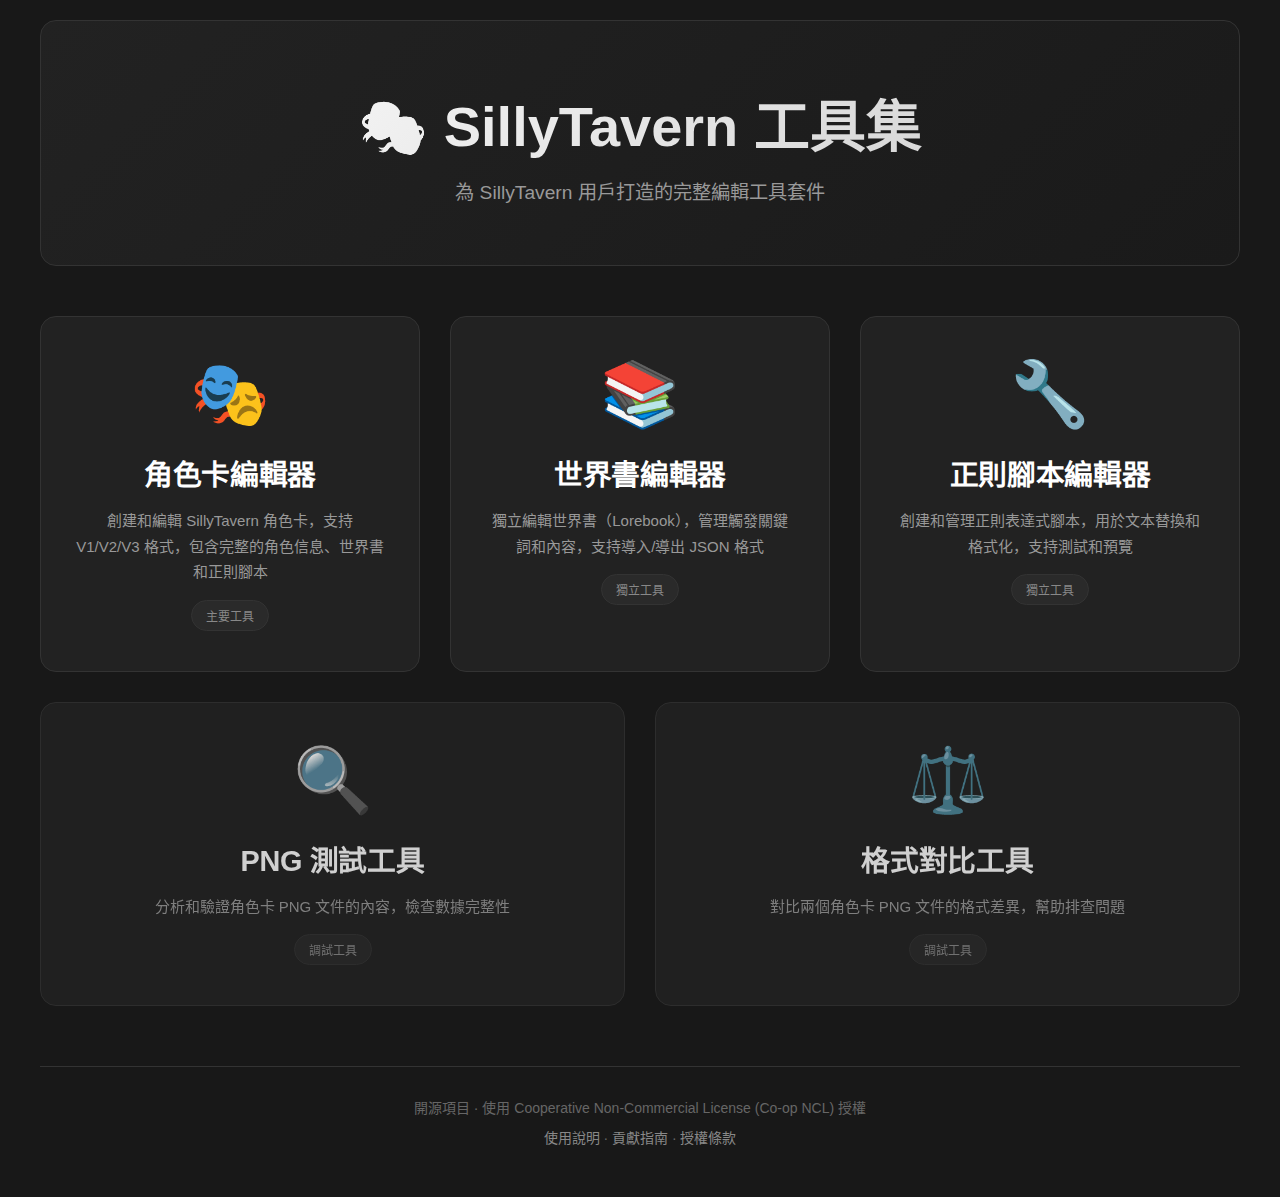
<file: home.html>
<!DOCTYPE html>
<html lang="zh-CN">
<head>
    <meta charset="UTF-8">
    <meta name="viewport" content="width=device-width, initial-scale=1.0">
    <title>SillyTavern 工具集</title>
    <link rel="stylesheet" href="style.css">
    <style>
        .hero {
            text-align: center;
            padding: 60px 20px;
            background: linear-gradient(135deg, #222222 0%, #1a1a1a 100%);
            border-radius: 16px;
            margin-bottom: 50px;
            border: 1px solid #333333;
        }

        .hero h1 {
            font-size: 3.5em;
            margin-bottom: 15px;
            background: linear-gradient(135deg, #ffffff 0%, #cccccc 100%);
            -webkit-background-clip: text;
            -webkit-text-fill-color: transparent;
            background-clip: text;
        }

        .hero p {
            font-size: 1.2em;
            color: #999;
            max-width: 600px;
            margin: 0 auto;
        }

        .tools-grid {
            display: grid;
            grid-template-columns: repeat(auto-fit, minmax(320px, 1fr));
            gap: 30px;
            margin-top: 40px;
        }

        .tool-card {
            background: #222222;
            border: 1px solid #333333;
            border-radius: 16px;
            padding: 40px 35px;
            text-align: center;
            transition: all 0.3s;
            cursor: pointer;
            text-decoration: none;
            display: block;
        }

        .tool-card:hover {
            transform: translateY(-5px);
            box-shadow: 0 8px 24px rgba(0, 0, 0, 0.6);
            border-color: #444444;
        }

        .tool-icon {
            font-size: 64px;
            margin-bottom: 20px;
            display: block;
        }

        .tool-card h2 {
            color: #ffffff;
            font-size: 1.8em;
            margin-bottom: 15px;
            font-weight: 600;
        }

        .tool-card p {
            color: #999;
            line-height: 1.7;
            font-size: 15px;
        }

        .tool-badge {
            display: inline-block;
            padding: 6px 14px;
            background: #2a2a2a;
            border-radius: 20px;
            font-size: 12px;
            color: #888;
            margin-top: 15px;
            border: 1px solid #333;
        }

        .footer {
            text-align: center;
            margin-top: 60px;
            padding: 30px;
            color: #666;
            font-size: 14px;
            border-top: 1px solid #333;
        }

        .footer a {
            color: #888;
            text-decoration: none;
            transition: color 0.2s;
        }

        .footer a:hover {
            color: #fff;
        }
    </style>
</head>
<body>
    <div class="container">
        <div class="hero">
            <h1>🎭 SillyTavern 工具集</h1>
            <p>為 SillyTavern 用戶打造的完整編輯工具套件</p>
        </div>

        <div class="tools-grid">
            <a href="index.html" class="tool-card">
                <span class="tool-icon">🎭</span>
                <h2>角色卡編輯器</h2>
                <p>創建和編輯 SillyTavern 角色卡，支持 V1/V2/V3 格式，包含完整的角色信息、世界書和正則腳本</p>
                <span class="tool-badge">主要工具</span>
            </a>

            <a href="lorebook.html" class="tool-card">
                <span class="tool-icon">📚</span>
                <h2>世界書編輯器</h2>
                <p>獨立編輯世界書（Lorebook），管理觸發關鍵詞和內容，支持導入/導出 JSON 格式</p>
                <span class="tool-badge">獨立工具</span>
            </a>

            <a href="regex.html" class="tool-card">
                <span class="tool-icon">🔧</span>
                <h2>正則腳本編輯器</h2>
                <p>創建和管理正則表達式腳本，用於文本替換和格式化，支持測試和預覽</p>
                <span class="tool-badge">獨立工具</span>
            </a>
        </div>

        <div class="tools-grid" style="margin-top: 30px;">
            <a href="test-png.html" class="tool-card" style="opacity: 0.8;">
                <span class="tool-icon">🔍</span>
                <h2>PNG 測試工具</h2>
                <p>分析和驗證角色卡 PNG 文件的內容，檢查數據完整性</p>
                <span class="tool-badge">調試工具</span>
            </a>

            <a href="compare-format.html" class="tool-card" style="opacity: 0.8;">
                <span class="tool-icon">⚖️</span>
                <h2>格式對比工具</h2>
                <p>對比兩個角色卡 PNG 文件的格式差異，幫助排查問題</p>
                <span class="tool-badge">調試工具</span>
            </a>
        </div>

        <div class="footer">
            <p>開源項目 · 使用 Cooperative Non-Commercial License (Co-op NCL) 授權</p>
            <p style="margin-top: 10px;">
                <a href="README.md">使用說明</a> · 
                <a href="CONTRIBUTING.md">貢獻指南</a> · 
                <a href="LICENSE">授權條款</a>
            </p>
        </div>
    </div>
</body>
</html>
</file>
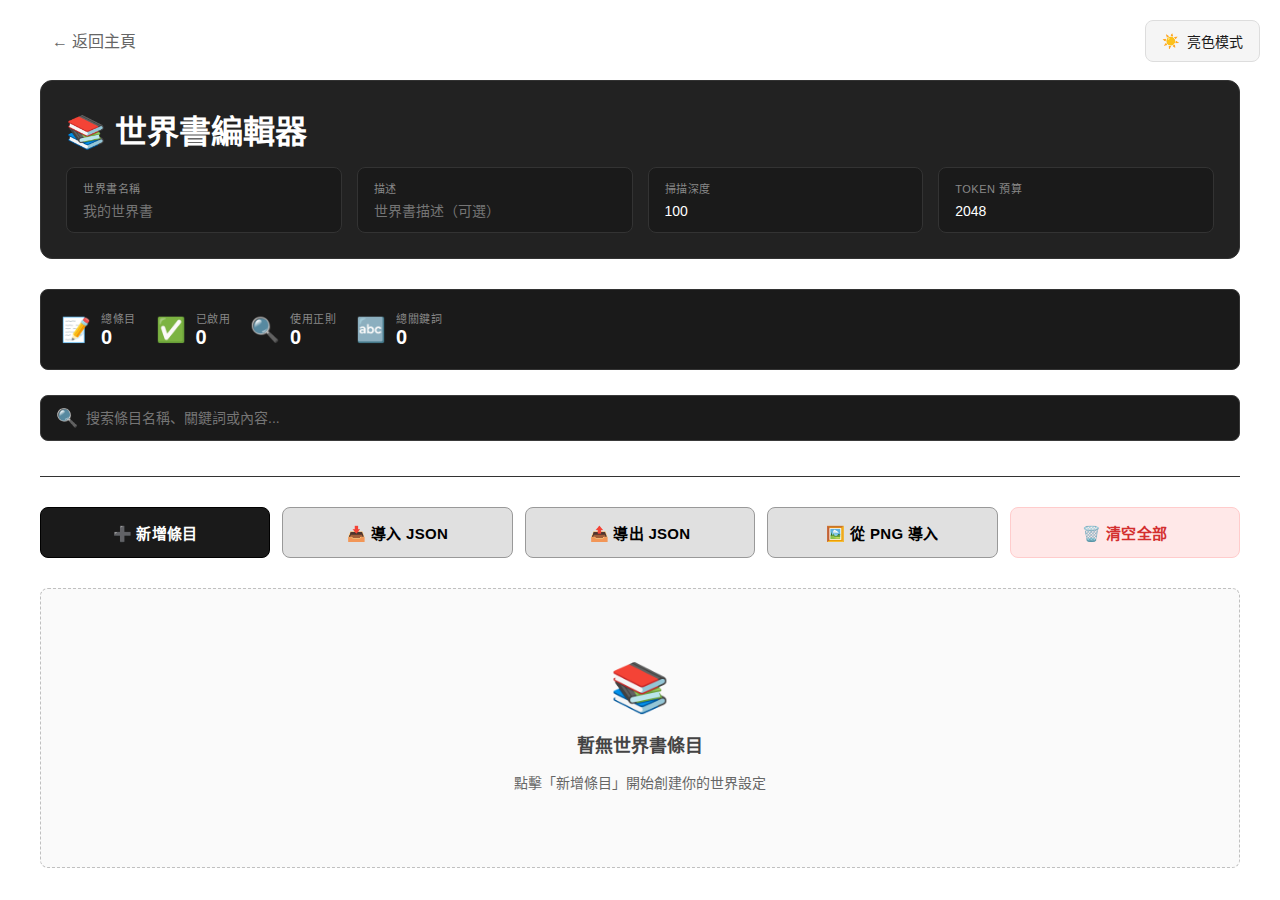
<file: lorebook.html>
<!DOCTYPE html>
<html lang="zh-CN">
<head>
    <meta charset="UTF-8">
    <meta name="viewport" content="width=device-width, initial-scale=1.0">
    <title>世界書編輯器 - SillyTavern Lorebook Editor</title>
    <link rel="stylesheet" href="style.css">
    <script src="theme-handler.js"></script>
    <style>
        .lorebook-header {
            display: flex;
            justify-content: space-between;
            align-items: center;
            margin-bottom: 30px;
            padding: 25px;
            background: #222222;
            border-radius: 12px;
            border: 1px solid #333333;
        }

        .lorebook-info {
            flex: 1;
        }

        .lorebook-info h1 {
            font-size: 2em;
            color: #ffffff;
            margin-bottom: 10px;
        }

        .lorebook-meta {
            display: grid;
            grid-template-columns: repeat(auto-fit, minmax(200px, 1fr));
            gap: 15px;
            margin-top: 15px;
        }

        .meta-item {
            background: #1a1a1a;
            padding: 12px 16px;
            border-radius: 8px;
            border: 1px solid #333333;
        }

        .meta-item label {
            display: block;
            font-size: 11px;
            color: #888;
            text-transform: uppercase;
            letter-spacing: 0.5px;
            margin-bottom: 6px;
        }

        .meta-item input {
            width: 100%;
            background: transparent;
            border: none;
            color: #fff;
            font-size: 14px;
            padding: 0;
        }

        .meta-item input:focus {
            outline: none;
        }

        .lorebook-actions {
            display: flex;
            gap: 10px;
            flex-wrap: wrap;
        }

        .stats-bar {
            display: flex;
            gap: 20px;
            padding: 20px;
            background: #1a1a1a;
            border-radius: 8px;
            margin-bottom: 25px;
            border: 1px solid #333333;
        }

        .stat-item {
            display: flex;
            align-items: center;
            gap: 10px;
        }

        .stat-icon {
            font-size: 24px;
        }

        .stat-info {
            display: flex;
            flex-direction: column;
        }

        .stat-label {
            font-size: 11px;
            color: #888;
            text-transform: uppercase;
            letter-spacing: 0.5px;
        }

        .stat-value {
            font-size: 20px;
            font-weight: 600;
            color: #fff;
        }

        .back-link {
            display: inline-flex;
            align-items: center;
            gap: 8px;
            color: #888;
            text-decoration: none;
            margin-bottom: 20px;
            padding: 8px 12px;
            border-radius: 6px;
            transition: all 0.2s;
        }

        .back-link:hover {
            color: #fff;
            background: #2a2a2a;
        }

        .search-bar {
            margin-bottom: 20px;
            position: relative;
            z-index: 1;
        }

        .search-bar input {
            width: 100%;
            padding: 14px 16px 14px 45px;
            background: #1a1a1a;
            border: 1px solid #3a3a3a;
            border-radius: 8px;
            color: #fff;
            font-size: 14px;
        }

        .search-bar input:focus {
            outline: none;
            border-color: #555;
            box-shadow: 0 0 0 3px rgba(255, 255, 255, 0.05);
        }

        .search-icon {
            position: absolute;
            left: 16px;
            top: 50%;
            transform: translateY(-50%);
            color: #666;
            font-size: 18px;
        }
    </style>
</head>
<body>
    <div class="container">
        <a href="./index.html" class="back-link" id="backToHome">
            ← 返回主頁
        </a>

        <script>
            // 如果在 iframe 中，隐藏返回主页链接
            if (window.self !== window.top) {
                const backLink = document.getElementById('backToHome');
                if (backLink) backLink.style.display = 'none';
            }
        </script>

        <div class="lorebook-header">
            <div class="lorebook-info">
                <h1>📚 世界書編輯器</h1>
                <div class="lorebook-meta">
                    <div class="meta-item">
                        <label>世界書名稱</label>
                        <input type="text" id="lorebookName" placeholder="我的世界書">
                    </div>
                    <div class="meta-item">
                        <label>描述</label>
                        <input type="text" id="lorebookDescription" placeholder="世界書描述（可選）">
                    </div>
                    <div class="meta-item">
                        <label>掃描深度</label>
                        <input type="number" id="scanDepth" value="100" min="1">
                    </div>
                    <div class="meta-item">
                        <label>Token 預算</label>
                        <input type="number" id="tokenBudget" value="2048" min="1">
                    </div>
                </div>
            </div>
        </div>

        <div class="stats-bar">
            <div class="stat-item">
                <div class="stat-icon">📝</div>
                <div class="stat-info">
                    <div class="stat-label">總條目</div>
                    <div class="stat-value" id="totalEntries">0</div>
                </div>
            </div>
            <div class="stat-item">
                <div class="stat-icon">✅</div>
                <div class="stat-info">
                    <div class="stat-label">已啟用</div>
                    <div class="stat-value" id="enabledEntries">0</div>
                </div>
            </div>
            <div class="stat-item">
                <div class="stat-icon">🔍</div>
                <div class="stat-info">
                    <div class="stat-label">使用正則</div>
                    <div class="stat-value" id="regexEntries">0</div>
                </div>
            </div>
            <div class="stat-item">
                <div class="stat-icon">🔤</div>
                <div class="stat-info">
                    <div class="stat-label">總關鍵詞</div>
                    <div class="stat-value" id="totalKeywords">0</div>
                </div>
            </div>
        </div>

        <div class="search-bar">
            <span class="search-icon">🔍</span>
            <input type="text" id="searchInput" placeholder="搜索條目名稱、關鍵詞或內容...">
        </div>

        <div class="button-group" style="position: relative; z-index: 2;">
            <button class="btn btn-primary" id="addEntryBtn">➕ 新增條目</button>
            <button class="btn btn-secondary" id="importJsonBtn">📥 導入 JSON</button>
            <button class="btn btn-secondary" id="exportJsonBtn">📤 導出 JSON</button>
            <button class="btn btn-secondary" id="importPngBtn">🖼️ 從 PNG 導入</button>
            <button class="btn btn-danger" id="clearAllBtn">🗑️ 清空全部</button>
        </div>

        <div id="entriesList" class="entries-list" style="margin-top: 30px;">
            <div class="empty-state">
                <p style="font-size: 48px; margin-bottom: 15px;">📚</p>
                <p style="font-size: 18px; font-weight: 600;">暫無世界書條目</p>
                <p class="hint">點擊「新增條目」開始創建你的世界設定</p>
            </div>
        </div>
    </div>

    <input type="file" id="importJsonFile" accept=".json" style="display: none;">
    <input type="file" id="importPngFile" accept=".png" style="display: none;">

    <script src="lorebook.js"></script>
</body>
</html>
</file>
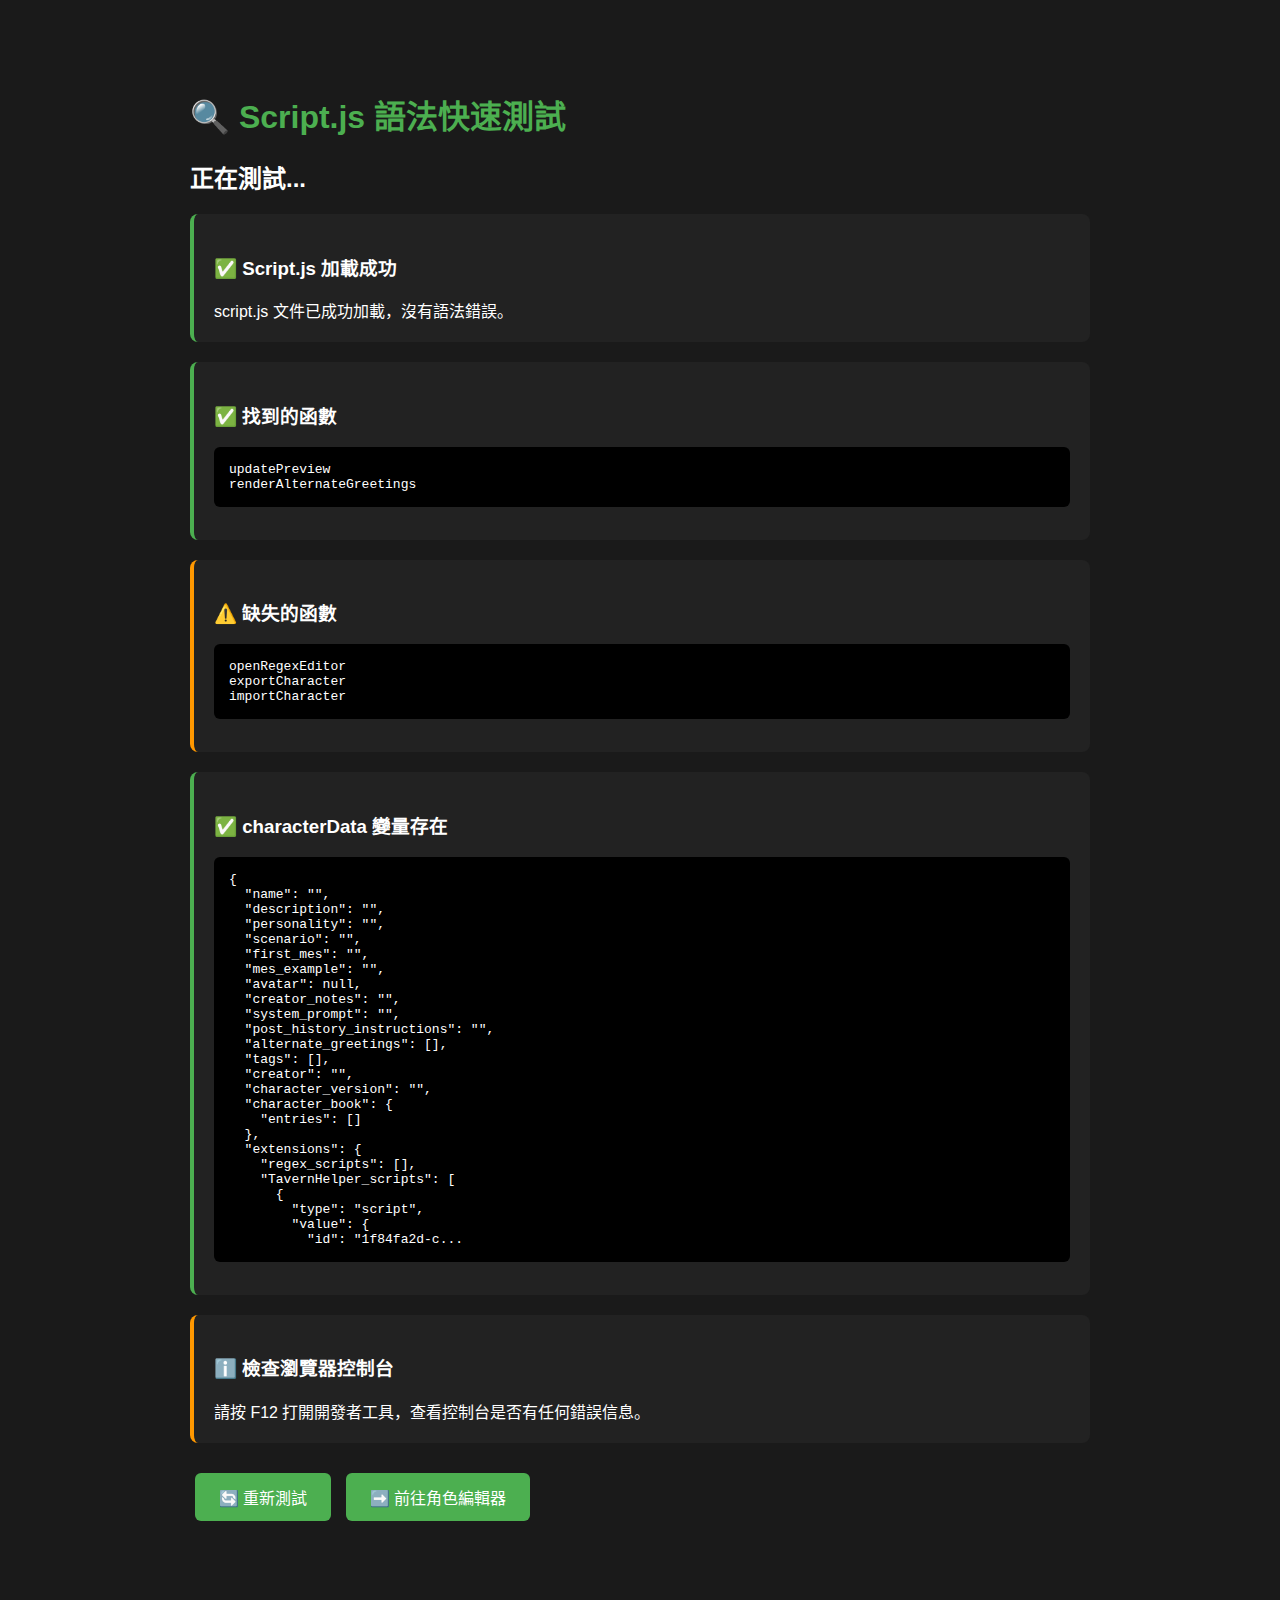
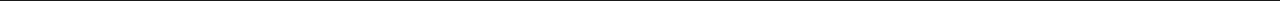
<file: quick-test.html>
<!DOCTYPE html>
<html lang="zh-CN">
<head>
    <meta charset="UTF-8">
    <meta name="viewport" content="width=device-width, initial-scale=1.0">
    <title>快速測試 - Script.js 語法檢查</title>
    <style>
        body {
            font-family: Arial, sans-serif;
            max-width: 900px;
            margin: 50px auto;
            padding: 20px;
            background: #1a1a1a;
            color: #fff;
        }
        h1 { color: #4CAF50; }
        .test-result {
            margin: 20px 0;
            padding: 20px;
            background: #222;
            border-radius: 8px;
            border-left: 4px solid #4CAF50;
        }
        .error {
            border-left-color: #f44336;
            background: #2a1a1a;
        }
        .success {
            border-left-color: #4CAF50;
        }
        .warning {
            border-left-color: #ff9800;
        }
        pre {
            background: #000;
            padding: 15px;
            border-radius: 6px;
            overflow-x: auto;
            font-size: 13px;
        }
        .btn {
            padding: 12px 24px;
            background: #4CAF50;
            color: white;
            border: none;
            border-radius: 6px;
            cursor: pointer;
            font-size: 16px;
            margin: 10px 5px;
        }
        .btn:hover {
            background: #45a049;
        }
    </style>
</head>
<body>
    <h1>🔍 Script.js 語法快速測試</h1>
    
    <div id="results"></div>
    
    <button class="btn" onclick="runTests()">🔄 重新測試</button>
    <button class="btn" onclick="window.location.href='character-editor.html'">➡️ 前往角色編輯器</button>

    <script>
        const results = document.getElementById('results');
        
        function addResult(title, message, type = 'success') {
            const div = document.createElement('div');
            div.className = `test-result ${type}`;
            div.innerHTML = `<h3>${title}</h3><div>${message}</div>`;
            results.appendChild(div);
        }

        function runTests() {
            results.innerHTML = '<h2>正在測試...</h2>';
            
            // 測試 1: 檢查 script.js 是否能加載
            const scriptTest = document.createElement('script');
            scriptTest.onerror = function() {
                addResult('❌ Script.js 加載失敗', 
                    '無法加載 script.js 文件。請檢查文件是否存在。', 
                    'error');
            };
            
            scriptTest.onload = function() {
                addResult('✅ Script.js 加載成功', 
                    'script.js 文件已成功加載，沒有語法錯誤。', 
                    'success');
                
                // 測試 2: 檢查關鍵函數是否存在
                const functions = [
                    'openRegexEditor',
                    'updatePreview',
                    'renderAlternateGreetings',
                    'exportCharacter',
                    'importCharacter'
                ];
                
                let foundFunctions = [];
                let missingFunctions = [];
                
                functions.forEach(funcName => {
                    if (typeof window[funcName] === 'function') {
                        foundFunctions.push(funcName);
                    } else {
                        missingFunctions.push(funcName);
                    }
                });
                
                if (foundFunctions.length > 0) {
                    addResult('✅ 找到的函數', 
                        `<pre>${foundFunctions.join('\n')}</pre>`, 
                        'success');
                }
                
                if (missingFunctions.length > 0) {
                    addResult('⚠️ 缺失的函數', 
                        `<pre>${missingFunctions.join('\n')}</pre>`, 
                        'warning');
                }
                
                // 測試 3: 檢查全局變量
                if (typeof characterData !== 'undefined') {
                    addResult('✅ characterData 變量存在', 
                        `<pre>${JSON.stringify(characterData, null, 2).substring(0, 500)}...</pre>`, 
                        'success');
                } else {
                    addResult('❌ characterData 變量不存在', 
                        'characterData 全局變量未定義', 
                        'error');
                }
                
                // 測試 4: 檢查控制台錯誤
                addResult('ℹ️ 檢查瀏覽器控制台', 
                    '請按 F12 打開開發者工具，查看控制台是否有任何錯誤信息。', 
                    'warning');
            };
            
            scriptTest.src = 'script.js?t=' + Date.now(); // 添加時間戳避免緩存
            document.head.appendChild(scriptTest);
        }
        
        // 自動運行測試
        window.addEventListener('DOMContentLoaded', runTests);
    </script>
</body>
</html>
</file>
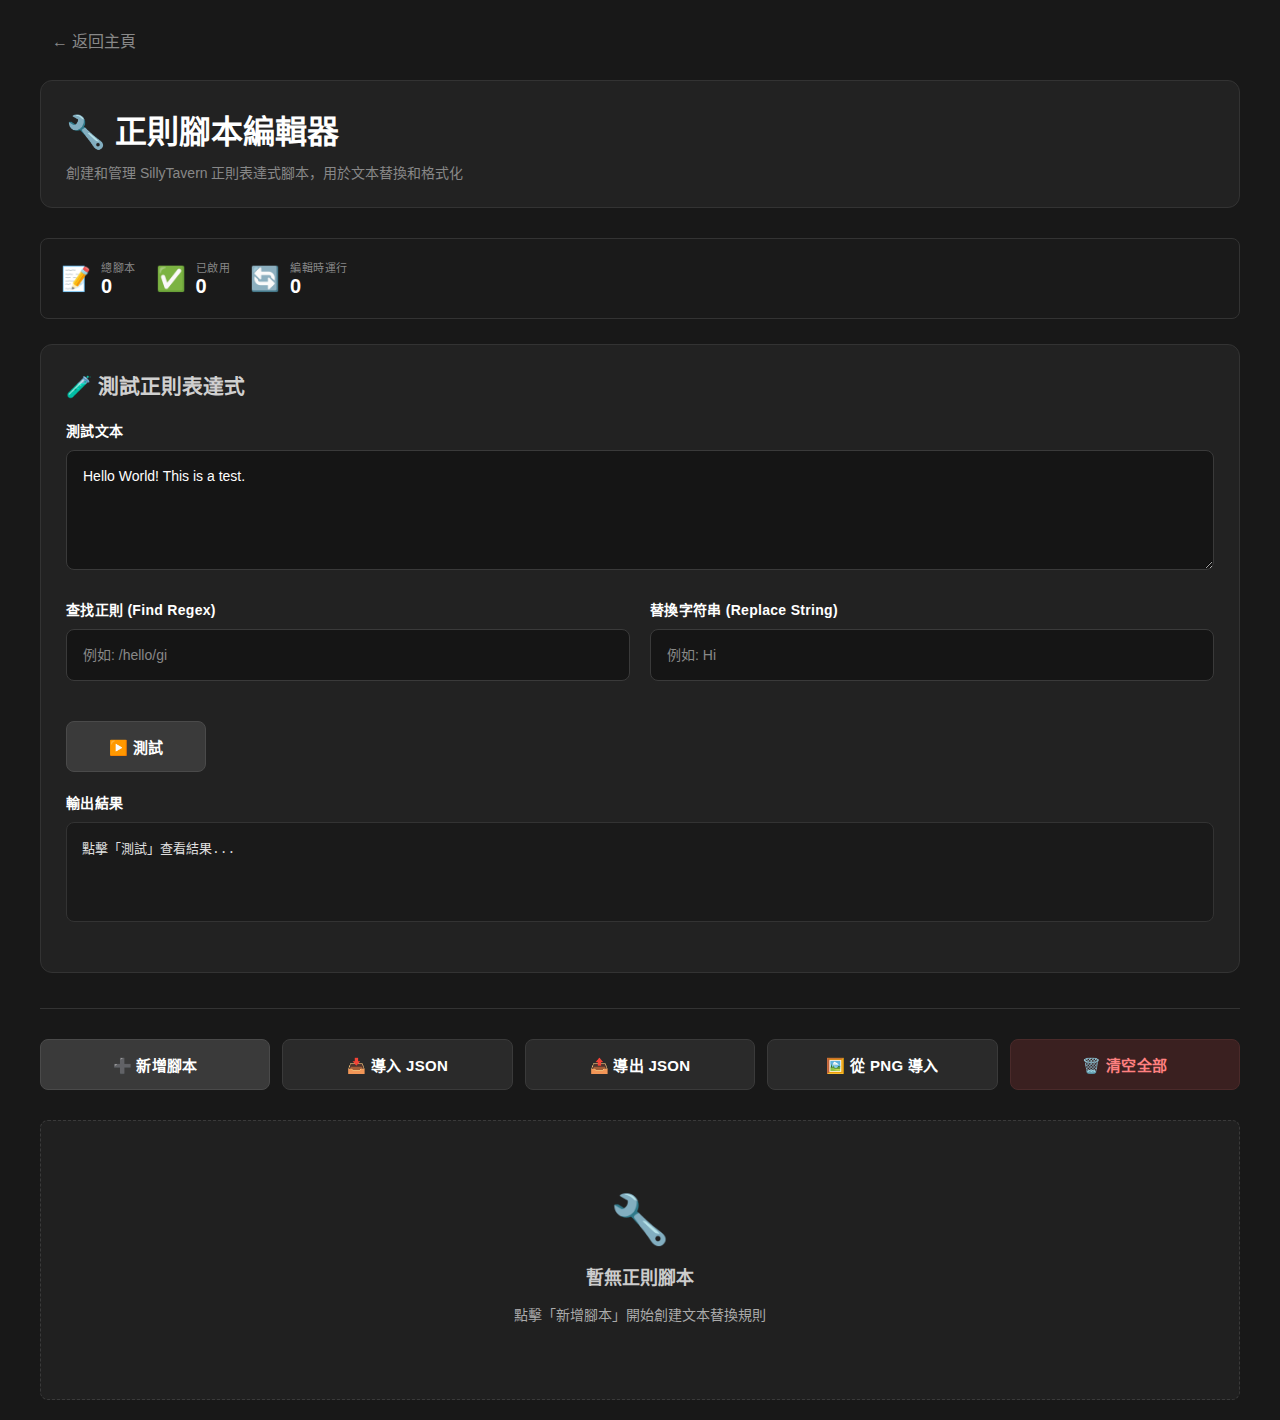
<file: regex.html>
<!DOCTYPE html>
<html lang="zh-CN">
<head>
    <meta charset="UTF-8">
    <meta name="viewport" content="width=device-width, initial-scale=1.0">
    <title>正則腳本編輯器 - SillyTavern Regex Scripts</title>
    <link rel="stylesheet" href="style.css">
    <style>
        .regex-header {
            display: flex;
            justify-content: space-between;
            align-items: center;
            margin-bottom: 30px;
            padding: 25px;
            background: #222222;
            border-radius: 12px;
            border: 1px solid #333333;
        }

        .regex-info h1 {
            font-size: 2em;
            color: #ffffff;
            margin-bottom: 10px;
        }

        .regex-info p {
            color: #888;
            font-size: 14px;
        }

        .back-link {
            display: inline-flex;
            align-items: center;
            gap: 8px;
            color: #888;
            text-decoration: none;
            margin-bottom: 20px;
            padding: 8px 12px;
            border-radius: 6px;
            transition: all 0.2s;
        }

        .back-link:hover {
            color: #fff;
            background: #2a2a2a;
        }

        .test-panel {
            background: #222222;
            border: 1px solid #333333;
            border-radius: 12px;
            padding: 25px;
            margin-bottom: 30px;
        }

        .test-panel h3 {
            color: #d0d0d0;
            margin-bottom: 20px;
            font-size: 1.3em;
        }

        .test-row {
            display: grid;
            grid-template-columns: 1fr 1fr;
            gap: 20px;
            margin-bottom: 15px;
        }

        .test-output {
            background: #1a1a1a;
            padding: 15px;
            border-radius: 8px;
            border: 1px solid #333;
            min-height: 100px;
            color: #e0e0e0;
            white-space: pre-wrap;
            font-family: 'Courier New', monospace;
            font-size: 13px;
        }

        .stats-bar {
            display: flex;
            gap: 20px;
            padding: 20px;
            background: #1a1a1a;
            border-radius: 8px;
            margin-bottom: 25px;
            border: 1px solid #333333;
            flex-wrap: wrap;
        }

        .stat-item {
            display: flex;
            align-items: center;
            gap: 10px;
        }

        .stat-icon {
            font-size: 24px;
        }

        .stat-info {
            display: flex;
            flex-direction: column;
        }

        .stat-label {
            font-size: 11px;
            color: #888;
            text-transform: uppercase;
            letter-spacing: 0.5px;
        }

        .stat-value {
            font-size: 20px;
            font-weight: 600;
            color: #fff;
        }
    </style>
</head>
<body>
    <div class="container">
        <a href="./index.html" class="back-link" id="backToHome">
            ← 返回主頁
        </a>

        <script>
            // 如果在 iframe 中，隐藏返回主页链接
            if (window.self !== window.top) {
                const backLink = document.getElementById('backToHome');
                if (backLink) backLink.style.display = 'none';
            }
        </script>

        <div class="regex-header">
            <div class="regex-info">
                <h1>🔧 正則腳本編輯器</h1>
                <p>創建和管理 SillyTavern 正則表達式腳本，用於文本替換和格式化</p>
            </div>
        </div>

        <div class="stats-bar">
            <div class="stat-item">
                <div class="stat-icon">📝</div>
                <div class="stat-info">
                    <div class="stat-label">總腳本</div>
                    <div class="stat-value" id="totalScripts">0</div>
                </div>
            </div>
            <div class="stat-item">
                <div class="stat-icon">✅</div>
                <div class="stat-info">
                    <div class="stat-label">已啟用</div>
                    <div class="stat-value" id="enabledScripts">0</div>
                </div>
            </div>
            <div class="stat-item">
                <div class="stat-icon">🔄</div>
                <div class="stat-info">
                    <div class="stat-label">編輯時運行</div>
                    <div class="stat-value" id="runOnEditScripts">0</div>
                </div>
            </div>
        </div>

        <div class="test-panel">
            <h3>🧪 測試正則表達式</h3>
            <div class="form-group">
                <label>測試文本</label>
                <textarea id="testInput" rows="4" placeholder="輸入要測試的文本...">Hello World! This is a test.</textarea>
            </div>
            <div class="test-row">
                <div class="form-group">
                    <label>查找正則 (Find Regex)</label>
                    <input type="text" id="testFindRegex" placeholder="例如: /hello/gi">
                </div>
                <div class="form-group">
                    <label>替換字符串 (Replace String)</label>
                    <input type="text" id="testReplaceString" placeholder="例如: Hi">
                </div>
            </div>
            <button class="btn btn-primary" id="testRegexBtn">▶️ 測試</button>
            <div class="form-group" style="margin-top: 20px;">
                <label>輸出結果</label>
                <div class="test-output" id="testOutput">點擊「測試」查看結果...</div>
            </div>
        </div>

        <div class="button-group">
            <button class="btn btn-primary" id="addScriptBtn">➕ 新增腳本</button>
            <button class="btn btn-secondary" id="importJsonBtn">📥 導入 JSON</button>
            <button class="btn btn-secondary" id="exportJsonBtn">📤 導出 JSON</button>
            <button class="btn btn-secondary" id="importPngBtn">🖼️ 從 PNG 導入</button>
            <button class="btn btn-danger" id="clearAllBtn">🗑️ 清空全部</button>
        </div>

        <div id="scriptsList" class="entries-list" style="margin-top: 30px;">
            <div class="empty-state">
                <p style="font-size: 48px; margin-bottom: 15px;">🔧</p>
                <p style="font-size: 18px; font-weight: 600;">暫無正則腳本</p>
                <p class="hint">點擊「新增腳本」開始創建文本替換規則</p>
            </div>
        </div>
    </div>

    <input type="file" id="importJsonFile" accept=".json" style="display: none;">
    <input type="file" id="importPngFile" accept=".png" style="display: none;">

    <script src="regex.js"></script>
</body>
</html>
</file>
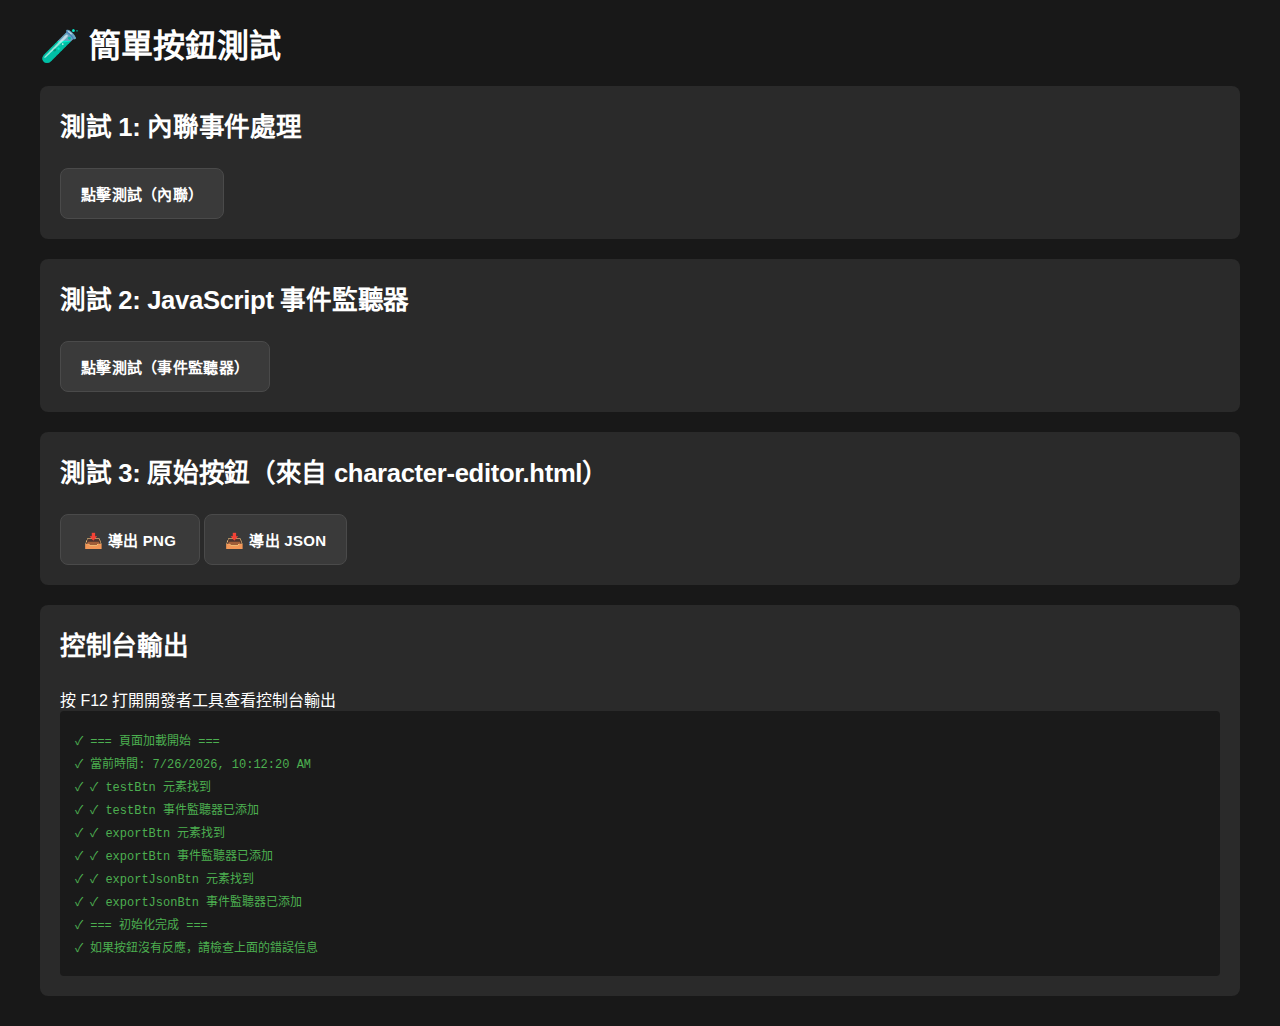
<file: simple-test.html>
<!DOCTYPE html>
<html lang="zh-CN">
<head>
    <meta charset="UTF-8">
    <meta name="viewport" content="width=device-width, initial-scale=1.0">
    <title>簡單測試</title>
    <link rel="stylesheet" href="style.css">
</head>
<body>
    <div class="container">
        <h1>🧪 簡單按鈕測試</h1>
        
        <div style="margin: 20px 0; padding: 20px; background: #2a2a2a; border-radius: 8px;">
            <h2>測試 1: 內聯事件處理</h2>
            <button onclick="alert('內聯事件正常工作！')" class="btn btn-primary">
                點擊測試（內聯）
            </button>
        </div>
        
        <div style="margin: 20px 0; padding: 20px; background: #2a2a2a; border-radius: 8px;">
            <h2>測試 2: JavaScript 事件監聽器</h2>
            <button id="testBtn" class="btn btn-primary">
                點擊測試（事件監聽器）
            </button>
            <div id="result" style="margin-top: 10px; padding: 10px; background: #333; border-radius: 4px; display: none;"></div>
        </div>
        
        <div style="margin: 20px 0; padding: 20px; background: #2a2a2a; border-radius: 8px;">
            <h2>測試 3: 原始按鈕（來自 character-editor.html）</h2>
            <button id="exportBtn" class="btn btn-primary">📥 導出 PNG</button>
            <button id="exportJsonBtn" class="btn btn-primary">📥 導出 JSON</button>
        </div>
        
        <div style="margin: 20px 0; padding: 20px; background: #2a2a2a; border-radius: 8px;">
            <h2>控制台輸出</h2>
            <p>按 F12 打開開發者工具查看控制台輸出</p>
            <div id="console-output" style="background: #1a1a1a; padding: 15px; border-radius: 4px; font-family: monospace; font-size: 12px; max-height: 300px; overflow-y: auto;"></div>
        </div>
    </div>
    
    <script>
        // 自定義控制台輸出到頁面
        const consoleOutput = document.getElementById('console-output');
        const originalLog = console.log;
        const originalError = console.error;
        
        function addToConsole(message, type = 'log') {
            const color = type === 'error' ? '#f44336' : '#4CAF50';
            const prefix = type === 'error' ? '✗' : '✓';
            consoleOutput.innerHTML += `<div style="color: ${color}; margin: 5px 0;">${prefix} ${message}</div>`;
            consoleOutput.scrollTop = consoleOutput.scrollHeight;
        }
        
        console.log = function(...args) {
            originalLog.apply(console, args);
            addToConsole(args.join(' '), 'log');
        };
        
        console.error = function(...args) {
            originalError.apply(console, args);
            addToConsole(args.join(' '), 'error');
        };
        
        // 開始測試
        console.log('=== 頁面加載開始 ===');
        console.log('當前時間: ' + new Date().toLocaleString());
        
        // 測試 2: 事件監聽器
        const testBtn = document.getElementById('testBtn');
        const result = document.getElementById('result');
        
        if (testBtn) {
            console.log('✓ testBtn 元素找到');
            testBtn.addEventListener('click', function() {
                console.log('✓ testBtn 點擊事件觸發');
                result.style.display = 'block';
                result.innerHTML = '<span style="color: #4CAF50;">✓ 事件監聽器正常工作！</span>';
            });
            console.log('✓ testBtn 事件監聽器已添加');
        } else {
            console.error('✗ testBtn 元素未找到');
        }
        
        // 測試 3: 原始按鈕
        const exportBtn = document.getElementById('exportBtn');
        const exportJsonBtn = document.getElementById('exportJsonBtn');
        
        if (exportBtn) {
            console.log('✓ exportBtn 元素找到');
            exportBtn.addEventListener('click', function() {
                console.log('✓ exportBtn 點擊事件觸發');
                alert('✓ exportBtn 正常工作！');
            });
            console.log('✓ exportBtn 事件監聽器已添加');
        } else {
            console.error('✗ exportBtn 元素未找到');
        }
        
        if (exportJsonBtn) {
            console.log('✓ exportJsonBtn 元素找到');
            exportJsonBtn.addEventListener('click', function() {
                console.log('✓ exportJsonBtn 點擊事件觸發');
                alert('✓ exportJsonBtn 正常工作！');
            });
            console.log('✓ exportJsonBtn 事件監聽器已添加');
        } else {
            console.error('✗ exportJsonBtn 元素未找到');
        }
        
        console.log('=== 初始化完成 ===');
        console.log('如果按鈕沒有反應，請檢查上面的錯誤信息');
    </script>
</body>
</html>
</file>
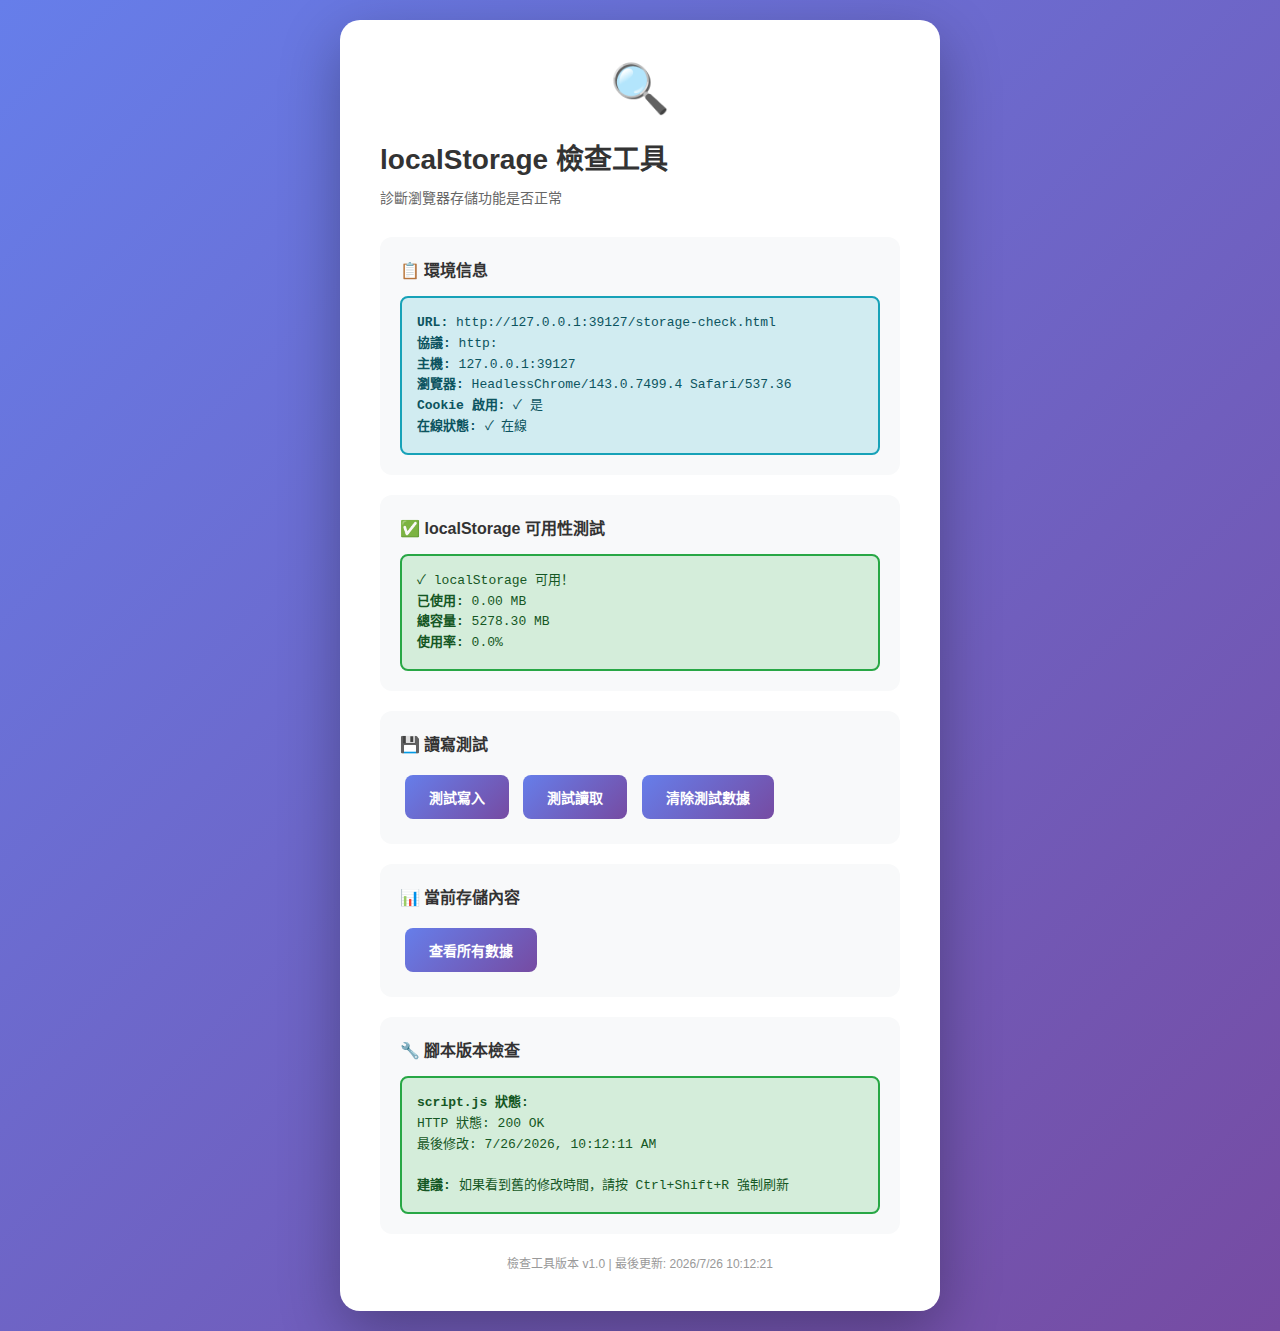
<file: storage-check.html>
<!DOCTYPE html>
<html lang="zh-CN">
<head>
    <meta charset="UTF-8">
    <meta name="viewport" content="width=device-width, initial-scale=1.0">
    <title>localStorage 檢查工具</title>
    <style>
        * {
            margin: 0;
            padding: 0;
            box-sizing: border-box;
        }
        
        body {
            font-family: -apple-system, BlinkMacSystemFont, 'Segoe UI', Arial, sans-serif;
            background: linear-gradient(135deg, #667eea 0%, #764ba2 100%);
            min-height: 100vh;
            display: flex;
            align-items: center;
            justify-content: center;
            padding: 20px;
        }
        
        .container {
            background: white;
            border-radius: 20px;
            box-shadow: 0 20px 60px rgba(0,0,0,0.3);
            max-width: 600px;
            width: 100%;
            padding: 40px;
        }
        
        h1 {
            color: #333;
            margin-bottom: 10px;
            font-size: 28px;
        }
        
        .subtitle {
            color: #666;
            margin-bottom: 30px;
            font-size: 14px;
        }
        
        .test-section {
            background: #f8f9fa;
            border-radius: 12px;
            padding: 20px;
            margin-bottom: 20px;
        }
        
        .test-title {
            font-weight: 600;
            color: #333;
            margin-bottom: 15px;
            font-size: 16px;
        }
        
        .result {
            padding: 15px;
            border-radius: 8px;
            margin-top: 10px;
            font-family: 'Courier New', monospace;
            font-size: 13px;
            line-height: 1.6;
        }
        
        .success {
            background: #d4edda;
            border: 2px solid #28a745;
            color: #155724;
        }
        
        .error {
            background: #f8d7da;
            border: 2px solid #dc3545;
            color: #721c24;
        }
        
        .warning {
            background: #fff3cd;
            border: 2px solid #ffc107;
            color: #856404;
        }
        
        .info {
            background: #d1ecf1;
            border: 2px solid #17a2b8;
            color: #0c5460;
        }
        
        button {
            background: linear-gradient(135deg, #667eea 0%, #764ba2 100%);
            color: white;
            border: none;
            padding: 12px 24px;
            border-radius: 8px;
            font-size: 14px;
            font-weight: 600;
            cursor: pointer;
            transition: transform 0.2s, box-shadow 0.2s;
            margin: 5px;
        }
        
        button:hover {
            transform: translateY(-2px);
            box-shadow: 0 5px 15px rgba(102, 126, 234, 0.4);
        }
        
        button:active {
            transform: translateY(0);
        }
        
        .icon {
            font-size: 48px;
            margin-bottom: 20px;
            text-align: center;
        }
        
        .version {
            text-align: center;
            color: #999;
            font-size: 12px;
            margin-top: 20px;
        }
        
        .code {
            background: #2d2d2d;
            color: #f8f8f2;
            padding: 15px;
            border-radius: 8px;
            overflow-x: auto;
            font-family: 'Courier New', monospace;
            font-size: 12px;
            margin-top: 10px;
        }
    </style>
</head>
<body>
    <div class="container">
        <div class="icon">🔍</div>
        <h1>localStorage 檢查工具</h1>
        <p class="subtitle">診斷瀏覽器存儲功能是否正常</p>
        
        <div class="test-section">
            <div class="test-title">📋 環境信息</div>
            <div id="envInfo" class="result info">檢查中...</div>
        </div>
        
        <div class="test-section">
            <div class="test-title">✅ localStorage 可用性測試</div>
            <div id="storageTest" class="result info">檢查中...</div>
        </div>
        
        <div class="test-section">
            <div class="test-title">💾 讀寫測試</div>
            <button onclick="testWrite()">測試寫入</button>
            <button onclick="testRead()">測試讀取</button>
            <button onclick="clearTest()">清除測試數據</button>
            <div id="rwTest" class="result info" style="display:none;">等待測試...</div>
        </div>
        
        <div class="test-section">
            <div class="test-title">📊 當前存儲內容</div>
            <button onclick="showStorage()">查看所有數據</button>
            <div id="storageContent" class="result info" style="display:none;">點擊按鈕查看...</div>
        </div>
        
        <div class="test-section">
            <div class="test-title">🔧 腳本版本檢查</div>
            <div id="scriptVersion" class="result info">檢查中...</div>
        </div>
        
        <div class="version">
            檢查工具版本 v1.0 | 最後更新: <span id="timestamp"></span>
        </div>
    </div>

    <script>
        // 顯示當前時間戳
        document.getElementById('timestamp').textContent = new Date().toLocaleString('zh-CN');
        
        // 環境信息
        function checkEnvironment() {
            const info = {
                'URL': window.location.href,
                '協議': window.location.protocol,
                '主機': window.location.host,
                '瀏覽器': navigator.userAgent.split(' ').slice(-2).join(' '),
                'Cookie 啟用': navigator.cookieEnabled ? '✓ 是' : '✗ 否',
                '在線狀態': navigator.onLine ? '✓ 在線' : '✗ 離線'
            };
            
            let html = '';
            for (const [key, value] of Object.entries(info)) {
                html += `<strong>${key}:</strong> ${value}<br>`;
            }
            
            document.getElementById('envInfo').innerHTML = html;
        }
        
        // localStorage 可用性測試
        function checkLocalStorage() {
            const resultDiv = document.getElementById('storageTest');
            
            try {
                // 測試是否可用
                const test = '__storage_test__';
                localStorage.setItem(test, test);
                localStorage.removeItem(test);
                
                // 獲取容量信息
                let usageInfo = '';
                if (navigator.storage && navigator.storage.estimate) {
                    navigator.storage.estimate().then(estimate => {
                        const used = (estimate.usage / 1024 / 1024).toFixed(2);
                        const total = (estimate.quota / 1024 / 1024).toFixed(2);
                        const percent = ((estimate.usage / estimate.quota) * 100).toFixed(1);
                        
                        usageInfo = `<br><strong>已使用:</strong> ${used} MB<br>` +
                                   `<strong>總容量:</strong> ${total} MB<br>` +
                                   `<strong>使用率:</strong> ${percent}%`;
                        
                        resultDiv.className = 'result success';
                        resultDiv.innerHTML = `✓ localStorage 可用！${usageInfo}`;
                    });
                } else {
                    resultDiv.className = 'result success';
                    resultDiv.innerHTML = '✓ localStorage 可用！<br>（無法獲取容量信息）';
                }
            } catch (e) {
                resultDiv.className = 'result error';
                resultDiv.innerHTML = `✗ localStorage 不可用！<br><br>` +
                                     `<strong>錯誤:</strong> ${e.message}<br><br>` +
                                     `<strong>可能原因:</strong><br>` +
                                     `• 瀏覽器隱私模式/無痕模式<br>` +
                                     `• 瀏覽器設置禁用了存儲<br>` +
                                     `• 存儲空間已滿<br>` +
                                     `• 瀏覽器不支持 localStorage`;
            }
        }
        
        // 測試寫入
        function testWrite() {
            const resultDiv = document.getElementById('rwTest');
            resultDiv.style.display = 'block';
            
            try {
                const testData = {
                    name: '測試角色',
                    timestamp: new Date().toISOString(),
                    random: Math.random()
                };
                
                localStorage.setItem('test_character', JSON.stringify(testData));
                
                resultDiv.className = 'result success';
                resultDiv.innerHTML = `✓ 寫入成功！<br><br>` +
                                     `<strong>寫入的數據:</strong><br>` +
                                     `<div class="code">${JSON.stringify(testData, null, 2)}</div>`;
            } catch (e) {
                resultDiv.className = 'result error';
                resultDiv.innerHTML = `✗ 寫入失敗！<br><br><strong>錯誤:</strong> ${e.message}`;
            }
        }
        
        // 測試讀取
        function testRead() {
            const resultDiv = document.getElementById('rwTest');
            resultDiv.style.display = 'block';
            
            try {
                const data = localStorage.getItem('test_character');
                
                if (data) {
                    const parsed = JSON.parse(data);
                    resultDiv.className = 'result success';
                    resultDiv.innerHTML = `✓ 讀取成功！<br><br>` +
                                         `<strong>讀取的數據:</strong><br>` +
                                         `<div class="code">${JSON.stringify(parsed, null, 2)}</div>`;
                } else {
                    resultDiv.className = 'result warning';
                    resultDiv.innerHTML = `⚠ 沒有找到測試數據<br><br>請先點擊「測試寫入」按鈕`;
                }
            } catch (e) {
                resultDiv.className = 'result error';
                resultDiv.innerHTML = `✗ 讀取失敗！<br><br><strong>錯誤:</strong> ${e.message}`;
            }
        }
        
        // 清除測試數據
        function clearTest() {
            try {
                localStorage.removeItem('test_character');
                const resultDiv = document.getElementById('rwTest');
                resultDiv.style.display = 'block';
                resultDiv.className = 'result success';
                resultDiv.innerHTML = '✓ 測試數據已清除';
            } catch (e) {
                alert('清除失敗: ' + e.message);
            }
        }
        
        // 查看所有存儲內容
        function showStorage() {
            const resultDiv = document.getElementById('storageContent');
            resultDiv.style.display = 'block';
            
            try {
                if (localStorage.length === 0) {
                    resultDiv.className = 'result info';
                    resultDiv.innerHTML = 'localStorage 是空的';
                    return;
                }
                
                let html = `<strong>共有 ${localStorage.length} 個項目:</strong><br><br>`;
                
                for (let i = 0; i < localStorage.length; i++) {
                    const key = localStorage.key(i);
                    const value = localStorage.getItem(key);
                    const size = new Blob([value]).size;
                    
                    html += `<strong>${i + 1}. ${key}</strong><br>`;
                    html += `大小: ${(size / 1024).toFixed(2)} KB<br>`;
                    
                    // 嘗試解析 JSON
                    try {
                        const parsed = JSON.parse(value);
                        if (parsed.name) {
                            html += `角色名稱: ${parsed.name}<br>`;
                        }
                        if (parsed.savedAt) {
                            html += `保存時間: ${new Date(parsed.savedAt).toLocaleString()}<br>`;
                        }
                    } catch (e) {
                        html += `內容預覽: ${value.substring(0, 50)}...<br>`;
                    }
                    
                    html += '<br>';
                }
                
                resultDiv.className = 'result info';
                resultDiv.innerHTML = html;
            } catch (e) {
                resultDiv.className = 'result error';
                resultDiv.innerHTML = `✗ 讀取失敗！<br><br><strong>錯誤:</strong> ${e.message}`;
            }
        }
        
        // 檢查腳本版本
        function checkScriptVersion() {
            const resultDiv = document.getElementById('scriptVersion');
            
            // 檢查 script.js 是否已加載
            fetch('script.js', { method: 'HEAD' })
                .then(response => {
                    const lastModified = response.headers.get('Last-Modified');
                    const etag = response.headers.get('ETag');
                    
                    let html = '<strong>script.js 狀態:</strong><br>';
                    html += `HTTP 狀態: ${response.status} ${response.statusText}<br>`;
                    if (lastModified) {
                        html += `最後修改: ${new Date(lastModified).toLocaleString()}<br>`;
                    }
                    if (etag) {
                        html += `ETag: ${etag}<br>`;
                    }
                    html += `<br><strong>建議:</strong> 如果看到舊的修改時間，請按 Ctrl+Shift+R 強制刷新`;
                    
                    resultDiv.className = 'result success';
                    resultDiv.innerHTML = html;
                })
                .catch(e => {
                    resultDiv.className = 'result error';
                    resultDiv.innerHTML = `✗ 無法檢查 script.js<br><br><strong>錯誤:</strong> ${e.message}`;
                });
        }
        
        // 頁面加載時執行檢查
        window.addEventListener('load', () => {
            checkEnvironment();
            checkLocalStorage();
            checkScriptVersion();
        });
    </script>
</body>
</html>
</file>
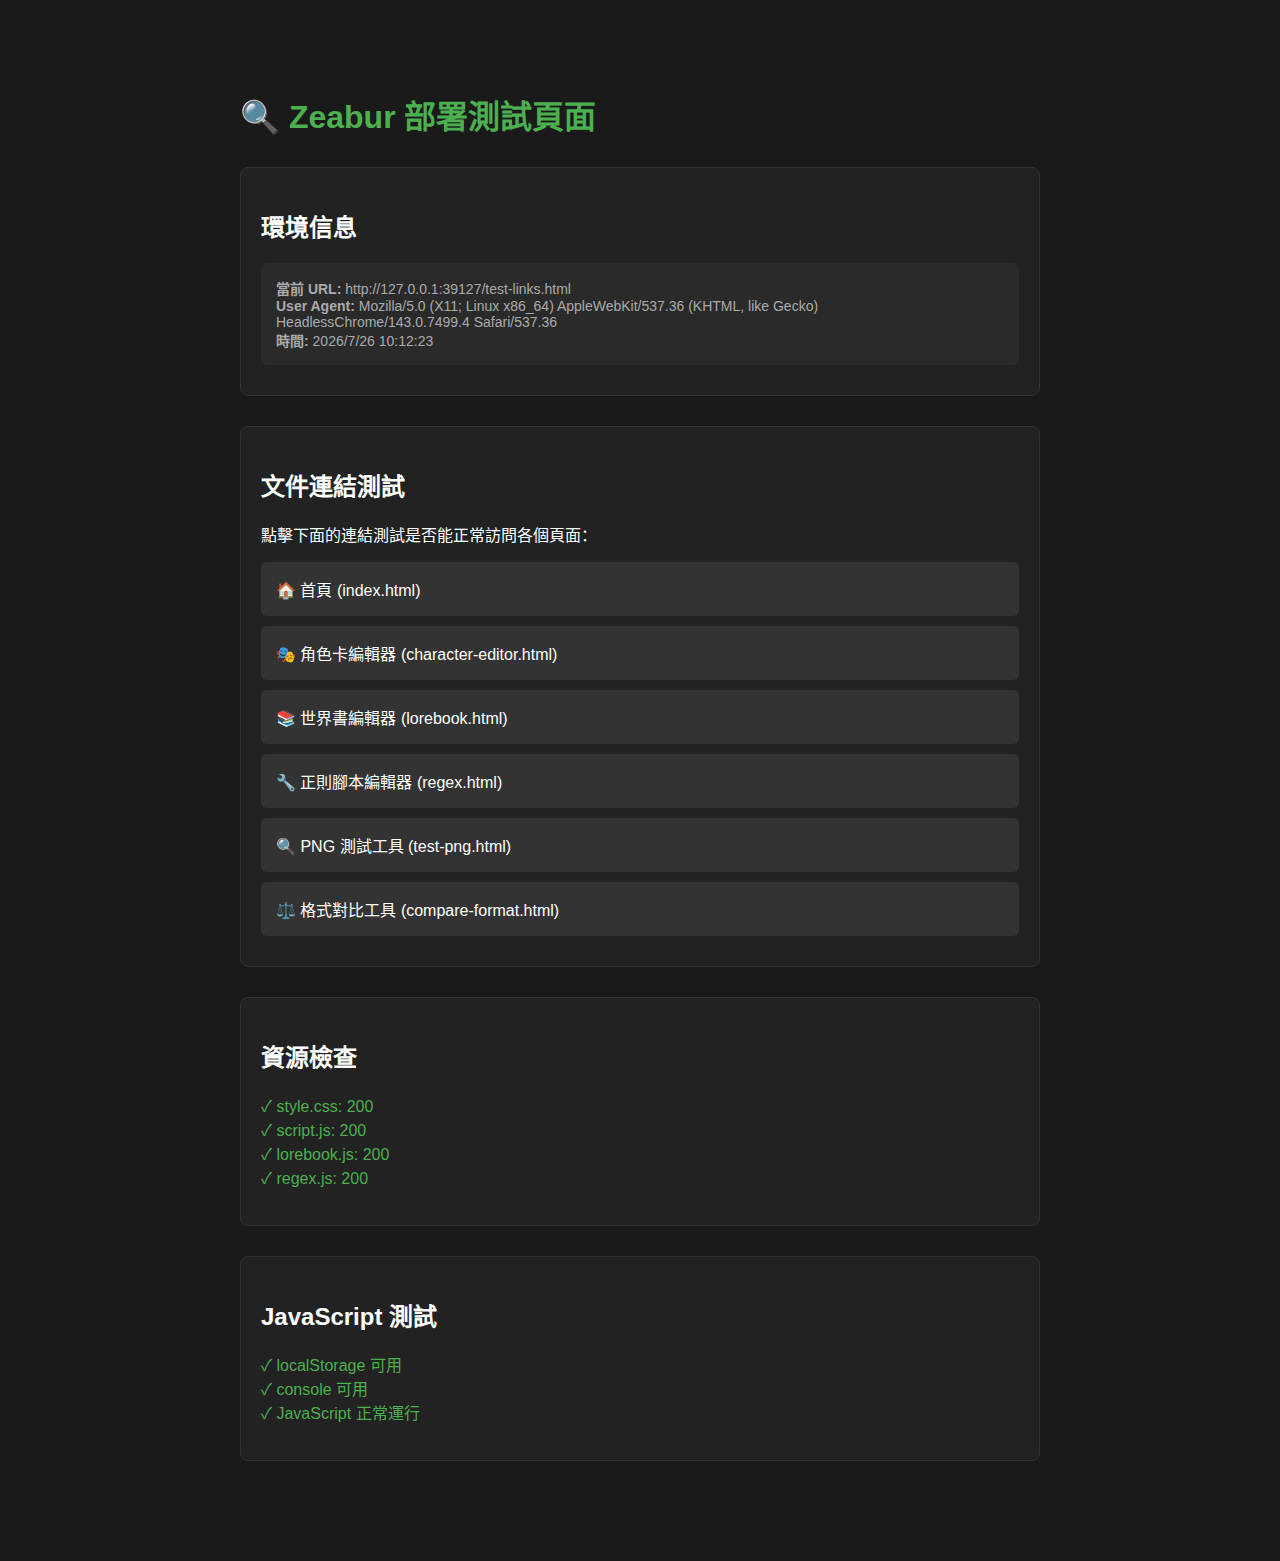
<file: test-links.html>
<!DOCTYPE html>
<html lang="zh-CN">
<head>
    <meta charset="UTF-8">
    <meta name="viewport" content="width=device-width, initial-scale=1.0">
    <title>連結測試頁面</title>
    <style>
        body {
            font-family: Arial, sans-serif;
            max-width: 800px;
            margin: 50px auto;
            padding: 20px;
            background: #1a1a1a;
            color: #fff;
        }
        h1 {
            color: #4CAF50;
        }
        .test-section {
            margin: 30px 0;
            padding: 20px;
            background: #222;
            border-radius: 8px;
            border: 1px solid #333;
        }
        a {
            display: block;
            margin: 10px 0;
            padding: 15px;
            background: #333;
            color: #fff;
            text-decoration: none;
            border-radius: 6px;
            transition: all 0.2s;
        }
        a:hover {
            background: #444;
            transform: translateX(5px);
        }
        .info {
            background: #2a2a2a;
            padding: 15px;
            border-radius: 6px;
            margin: 10px 0;
            font-size: 14px;
            color: #aaa;
        }
        .success {
            color: #4CAF50;
        }
        .error {
            color: #f44336;
        }
    </style>
</head>
<body>
    <h1>🔍 Zeabur 部署測試頁面</h1>
    
    <div class="test-section">
        <h2>環境信息</h2>
        <div class="info">
            <strong>當前 URL:</strong> <span id="currentUrl"></span><br>
            <strong>User Agent:</strong> <span id="userAgent"></span><br>
            <strong>時間:</strong> <span id="currentTime"></span>
        </div>
    </div>

    <div class="test-section">
        <h2>文件連結測試</h2>
        <p>點擊下面的連結測試是否能正常訪問各個頁面：</p>
        
        <a href="index.html">🏠 首頁 (index.html)</a>
        <a href="character-editor.html">🎭 角色卡編輯器 (character-editor.html)</a>
        <a href="lorebook.html">📚 世界書編輯器 (lorebook.html)</a>
        <a href="regex.html">🔧 正則腳本編輯器 (regex.html)</a>
        <a href="test-png.html">🔍 PNG 測試工具 (test-png.html)</a>
        <a href="compare-format.html">⚖️ 格式對比工具 (compare-format.html)</a>
    </div>

    <div class="test-section">
        <h2>資源檢查</h2>
        <div id="resourceCheck"></div>
    </div>

    <div class="test-section">
        <h2>JavaScript 測試</h2>
        <div id="jsTest"></div>
    </div>

    <script>
        // 顯示環境信息
        document.getElementById('currentUrl').textContent = window.location.href;
        document.getElementById('userAgent').textContent = navigator.userAgent;
        document.getElementById('currentTime').textContent = new Date().toLocaleString('zh-CN');

        // 檢查資源
        const resourceCheck = document.getElementById('resourceCheck');
        const resources = [
            { name: 'style.css', url: 'style.css' },
            { name: 'script.js', url: 'script.js' },
            { name: 'lorebook.js', url: 'lorebook.js' },
            { name: 'regex.js', url: 'regex.js' }
        ];

        let checkHtml = '<p>正在檢查資源文件...</p>';
        resourceCheck.innerHTML = checkHtml;

        Promise.all(resources.map(resource => 
            fetch(resource.url)
                .then(response => ({
                    name: resource.name,
                    status: response.status,
                    ok: response.ok
                }))
                .catch(error => ({
                    name: resource.name,
                    status: 'ERROR',
                    ok: false,
                    error: error.message
                }))
        )).then(results => {
            checkHtml = '<ul style="list-style: none; padding: 0;">';
            results.forEach(result => {
                const icon = result.ok ? '✓' : '✗';
                const className = result.ok ? 'success' : 'error';
                checkHtml += `<li class="${className}">${icon} ${result.name}: ${result.status}</li>`;
            });
            checkHtml += '</ul>';
            resourceCheck.innerHTML = checkHtml;
        });

        // JavaScript 測試
        const jsTest = document.getElementById('jsTest');
        try {
            // 測試 localStorage
            localStorage.setItem('test', 'ok');
            const localStorageWorks = localStorage.getItem('test') === 'ok';
            localStorage.removeItem('test');

            // 測試 console
            const consoleWorks = typeof console !== 'undefined' && typeof console.log === 'function';

            jsTest.innerHTML = `
                <ul style="list-style: none; padding: 0;">
                    <li class="${localStorageWorks ? 'success' : 'error'}">
                        ${localStorageWorks ? '✓' : '✗'} localStorage 可用
                    </li>
                    <li class="${consoleWorks ? 'success' : 'error'}">
                        ${consoleWorks ? '✓' : '✗'} console 可用
                    </li>
                    <li class="success">✓ JavaScript 正常運行</li>
                </ul>
            `;
        } catch (error) {
            jsTest.innerHTML = `<p class="error">✗ JavaScript 錯誤: ${error.message}</p>`;
        }

        // 記錄到控制台
        console.log('=== Zeabur 部署測試 ===');
        console.log('URL:', window.location.href);
        console.log('時間:', new Date().toISOString());
        console.log('User Agent:', navigator.userAgent);
    </script>
</body>
</html>
</file>
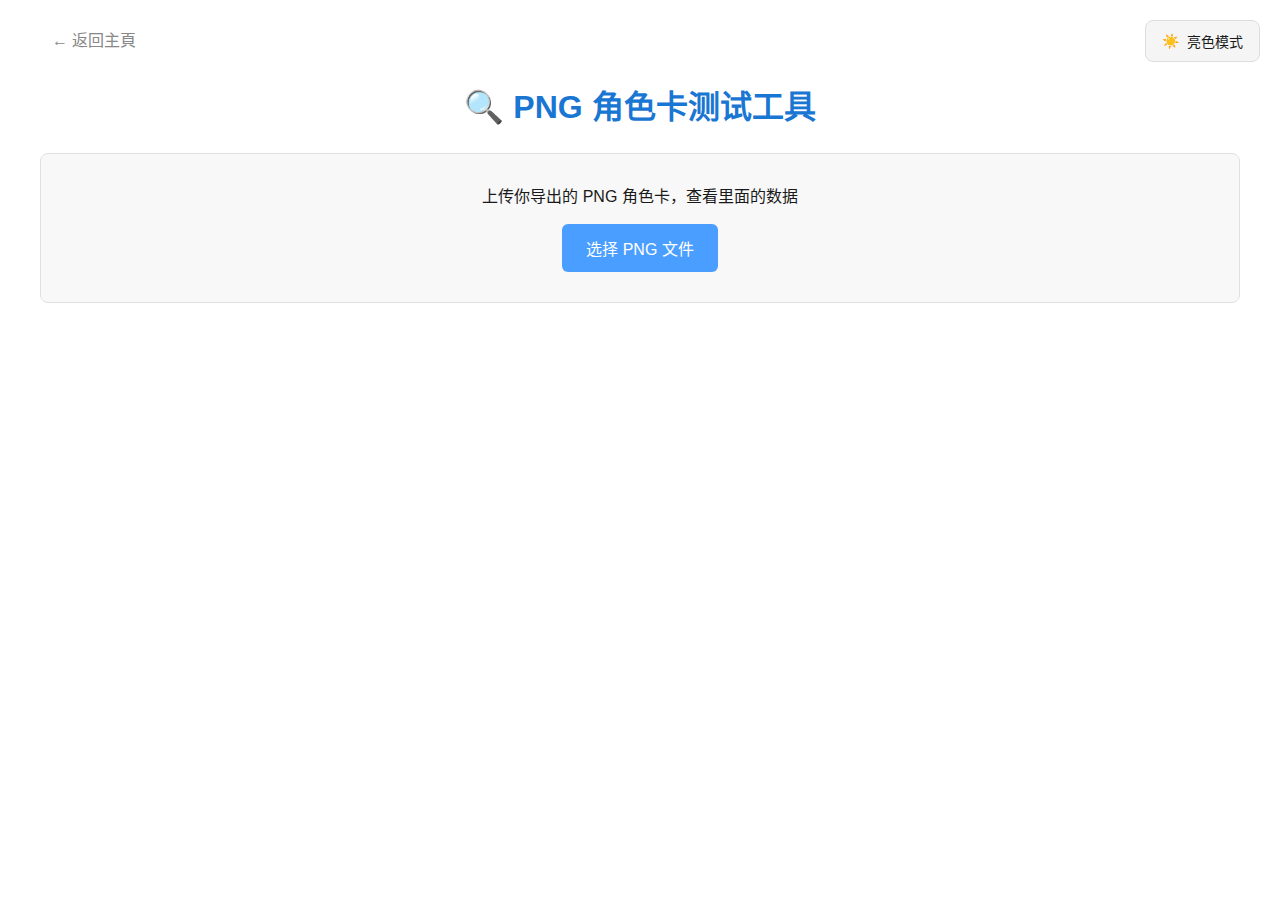
<file: test-png.html>
<!DOCTYPE html>
<html lang="zh-CN">
<head>
    <meta charset="UTF-8">
    <meta name="viewport" content="width=device-width, initial-scale=1.0">
    <title>PNG 角色卡测试工具</title>
    <style>
        * {
            margin: 0;
            padding: 0;
            box-sizing: border-box;
        }

        body {
            font-family: 'Segoe UI', Tahoma, Geneva, Verdana, sans-serif;
            background: #181818;
            color: #e8e8e8;
            padding: 20px;
            line-height: 1.6;
            transition: background-color 0.3s, color 0.3s;
        }

        body.light-theme {
            background: #ffffff;
            color: #1a1a1a;
        }

        /* 主题切换按钮 */
        .theme-toggle {
            position: fixed;
            top: 20px;
            right: 20px;
            z-index: 10001;
            background: #2a2a2a;
            border: 1px solid #3a3a3a;
            border-radius: 8px;
            padding: 10px 16px;
            cursor: pointer;
            transition: all 0.3s;
            display: flex;
            align-items: center;
            gap: 8px;
            font-size: 14px;
            color: #e8e8e8;
        }

        body.light-theme .theme-toggle {
            background: #f5f5f5;
            border-color: #ddd;
            color: #1a1a1a;
        }

        .theme-toggle:hover {
            background: #333;
            border-color: #444;
            transform: translateY(-2px);
            box-shadow: 0 4px 12px rgba(0, 0, 0, 0.3);
        }

        body.light-theme .theme-toggle:hover {
            background: #e8e8e8;
            border-color: #ccc;
            box-shadow: 0 4px 12px rgba(0, 0, 0, 0.1);
        }

        .container {
            max-width: 1200px;
            margin: 0 auto;
        }

        h1 {
            color: #4a9eff;
            margin-bottom: 20px;
            text-align: center;
            transition: color 0.3s;
        }

        body.light-theme h1 {
            color: #1976d2;
        }

        .upload-section {
            background: #202020;
            padding: 30px;
            border-radius: 8px;
            margin-bottom: 20px;
            text-align: center;
            transition: background 0.3s;
        }

        body.light-theme .upload-section {
            background: #f8f8f8;
            border: 1px solid #e0e0e0;
        }

        .btn {
            background: #4a9eff;
            color: white;
            border: none;
            padding: 12px 24px;
            border-radius: 6px;
            cursor: pointer;
            font-size: 16px;
            transition: background 0.3s;
        }

        .btn:hover {
            background: #357abd;
        }

        .results {
            background: #2a2a2a;
            padding: 20px;
            border-radius: 8px;
            margin-top: 20px;
        }

        .section {
            margin-bottom: 20px;
            padding: 15px;
            background: #1f1f1f;
            border-radius: 6px;
            border-left: 4px solid #4a9eff;
        }

        .section h3 {
            color: #4a9eff;
            margin-bottom: 10px;
        }

        .field {
            margin: 10px 0;
            padding: 10px;
            background: #2a2a2a;
            border-radius: 4px;
        }

        .field-name {
            color: #888;
            font-size: 12px;
            margin-bottom: 5px;
        }

        .field-value {
            color: #e0e0e0;
            word-break: break-word;
        }

        .success {
            color: #4ade80;
        }

        .error {
            color: #f87171;
        }

        .warning {
            color: #fbbf24;
        }

        pre {
            background: #1a1a1a;
            padding: 15px;
            border-radius: 4px;
            overflow-x: auto;
            font-size: 12px;
            color: #a0a0a0;
        }

        .hidden {
            display: none;
        }
    </style>
</head>
<body>
    <div class="container">
        <a href="./index.html" id="backToHome" style="display: inline-block; color: #888; text-decoration: none; margin-bottom: 20px; padding: 8px 12px; border-radius: 6px; transition: all 0.2s;">
            ← 返回主頁
        </a>
        
        <script>
            // 如果在 iframe 中，隐藏返回主页链接
            if (window.self !== window.top) {
                const backLink = document.getElementById('backToHome');
                if (backLink) backLink.style.display = 'none';
            }
        </script>
        
        <h1>🔍 PNG 角色卡测试工具</h1>
        
        <div class="upload-section">
            <p style="margin-bottom: 15px;">上传你导出的 PNG 角色卡，查看里面的数据</p>
            <input type="file" id="fileInput" accept=".png" style="display: none;">
            <button class="btn" onclick="document.getElementById('fileInput').click()">选择 PNG 文件</button>
        </div>

        <div id="results" class="results hidden">
            <div class="section">
                <h3>📊 基本信息</h3>
                <div id="basicInfo"></div>
            </div>

            <div class="section">
                <h3>💬 消息字段</h3>
                <div id="messageFields"></div>
            </div>

            <div class="section">
                <h3>📝 完整 JSON 数据</h3>
                <pre id="fullJson"></pre>
            </div>

            <div class="section">
                <h3>🔧 原始 Base64 数据</h3>
                <pre id="rawBase64"></pre>
            </div>
        </div>
    </div>

    <script>
        document.getElementById('fileInput').addEventListener('change', async (e) => {
            const file = e.target.files[0];
            if (!file) return;

            console.log('开始分析文件:', file.name);

            try {
                const arrayBuffer = await file.arrayBuffer();
                const uint8Array = new Uint8Array(arrayBuffer);

                // 提取 chara 数据
                const result = await extractAndAnalyze(uint8Array);

                if (result.success) {
                    displayResults(result);
                } else {
                    alert('❌ 无法读取角色卡数据: ' + result.error);
                }
            } catch (error) {
                console.error('分析失败:', error);
                alert('❌ 分析失败: ' + error.message);
            }
        });

        async function extractAndAnalyze(pngData) {
            console.log('PNG 文件大小:', pngData.length, 'bytes');

            // 验证 PNG 签名
            const pngSignature = [137, 80, 78, 71, 13, 10, 26, 10];
            for (let i = 0; i < 8; i++) {
                if (pngData[i] !== pngSignature[i]) {
                    return { success: false, error: '不是有效的 PNG 文件' };
                }
            }
            console.log('✓ PNG 签名验证通过');

            // 查找 tEXt chunk
            let offset = 8;
            let charaData = null;
            let chunkCount = 0;

            while (offset < pngData.length) {
                // 读取 chunk 长度
                const length = (pngData[offset] << 24) | (pngData[offset + 1] << 16) |
                    (pngData[offset + 2] << 8) | pngData[offset + 3];

                // 读取 chunk 类型
                const type = String.fromCharCode(
                    pngData[offset + 4],
                    pngData[offset + 5],
                    pngData[offset + 6],
                    pngData[offset + 7]
                );

                chunkCount++;
                console.log(`Chunk #${chunkCount}: ${type}, 长度: ${length}`);

                if (type === 'tEXt') {
                    // 读取 tEXt 数据
                    const dataStart = offset + 8;
                    const dataEnd = dataStart + length;
                    const textData = pngData.slice(dataStart, dataEnd);

                    // 查找 null 分隔符
                    let nullIndex = -1;
                    for (let i = 0; i < textData.length; i++) {
                        if (textData[i] === 0) {
                            nullIndex = i;
                            break;
                        }
                    }

                    if (nullIndex !== -1) {
                        const keyword = new TextDecoder().decode(textData.slice(0, nullIndex));
                        console.log('  tEXt 关键词:', keyword);

                        if (keyword === 'chara') {
                            const base64Data = new TextDecoder().decode(textData.slice(nullIndex + 1));
                            console.log('  ✓ 找到 chara 数据!');
                            console.log('  Base64 长度:', base64Data.length);
                            console.log('  Base64 前 100 字符:', base64Data.substring(0, 100));

                            try {
                                // 解码 Base64（正确处理 UTF-8）
                                const binaryString = atob(base64Data);
                                const bytes = new Uint8Array(binaryString.length);
                                for (let i = 0; i < binaryString.length; i++) {
                                    bytes[i] = binaryString.charCodeAt(i);
                                }
                                const jsonString = new TextDecoder().decode(bytes);
                                console.log('  JSON 长度:', jsonString.length);
                                console.log('  JSON 前 200 字符:', jsonString.substring(0, 200));

                                // 解析 JSON
                                const characterCard = JSON.parse(jsonString);
                                console.log('  ✓ JSON 解析成功');

                                charaData = {
                                    base64: base64Data,
                                    json: jsonString,
                                    parsed: characterCard
                                };
                            } catch (error) {
                                console.error('  ✗ 解码失败:', error);
                                return { success: false, error: '解码 chara 数据失败: ' + error.message };
                            }
                        }
                    }
                }

                // 移动到下一个 chunk
                offset += 12 + length; // 4(length) + 4(type) + length + 4(crc)

                if (type === 'IEND') {
                    console.log('到达 IEND chunk');
                    break;
                }
            }

            if (!charaData) {
                return { success: false, error: '未找到 chara 数据' };
            }

            return { success: true, data: charaData };
        }

        function displayResults(result) {
            const resultsDiv = document.getElementById('results');
            resultsDiv.classList.remove('hidden');

            const data = result.data.parsed.data || result.data.parsed;

            // 基本信息
            const basicInfo = document.getElementById('basicInfo');
            basicInfo.innerHTML = `
                <div class="field">
                    <div class="field-name">角色名称</div>
                    <div class="field-value">${data.name || '<span class="error">未设置</span>'}</div>
                </div>
                <div class="field">
                    <div class="field-name">格式版本</div>
                    <div class="field-value">${result.data.parsed.spec || 'V1'} ${result.data.parsed.spec_version || ''}</div>
                </div>
                <div class="field">
                    <div class="field-name">创建者</div>
                    <div class="field-value">${data.creator || '<span class="warning">未设置</span>'}</div>
                </div>
            `;

            // 消息字段
            const messageFields = document.getElementById('messageFields');
            const firstMesStatus = data.first_mes ? 
                `<span class="success">✓ 已设置 (${data.first_mes.length} 字符)</span>` : 
                `<span class="error">✗ 未设置或为空</span>`;
            
            const altGreetingsStatus = data.alternate_greetings && data.alternate_greetings.length > 0 ?
                `<span class="success">✓ ${data.alternate_greetings.length} 个</span>` :
                `<span class="warning">无</span>`;

            messageFields.innerHTML = `
                <div class="field">
                    <div class="field-name">first_mes (第一条消息)</div>
                    <div class="field-value">${firstMesStatus}</div>
                    ${data.first_mes ? `<div style="margin-top: 10px; padding: 10px; background: #1a1a1a; border-radius: 4px; color: #a0a0a0;">${escapeHtml(data.first_mes)}</div>` : ''}
                </div>
                <div class="field">
                    <div class="field-name">alternate_greetings (备用开场白)</div>
                    <div class="field-value">${altGreetingsStatus}</div>
                    ${data.alternate_greetings && data.alternate_greetings.length > 0 ? 
                        data.alternate_greetings.map((g, i) => 
                            `<div style="margin-top: 10px; padding: 10px; background: #1a1a1a; border-radius: 4px; color: #a0a0a0;">
                                <strong>#${i + 1}:</strong> ${escapeHtml(g)}
                            </div>`
                        ).join('') : ''
                    }
                </div>
                <div class="field">
                    <div class="field-name">mes_example (对话示例)</div>
                    <div class="field-value">${data.mes_example ? `<span class="success">✓ 已设置 (${data.mes_example.length} 字符)</span>` : '<span class="warning">未设置</span>'}</div>
                </div>
            `;

            // 完整 JSON
            document.getElementById('fullJson').textContent = JSON.stringify(result.data.parsed, null, 2);

            // 原始 Base64
            document.getElementById('rawBase64').textContent = result.data.base64.substring(0, 1000) + 
                (result.data.base64.length > 1000 ? '\n\n... (已截断，总长度: ' + result.data.base64.length + ' 字符)' : '');

            console.log('=== 分析完成 ===');
            console.log('first_mes 存在:', !!data.first_mes);
            console.log('first_mes 内容:', data.first_mes);
        }

        function escapeHtml(text) {
            const div = document.createElement('div');
            div.textContent = text;
            return div.innerHTML;
        }
    </script>
</body>
</html>

<script src="theme-handler.js"></script>
</file>
<file: style.css>
* {
    margin: 0;
    padding: 0;
    box-sizing: border-box;
}

body {
    font-family: 'Segoe UI', Tahoma, Geneva, Verdana, sans-serif;
    background: #181818;
    min-height: 100vh;
    padding: 20px;
    color: #ffffff;
    transition: background-color 0.3s, color 0.3s;
}

/* 亮色主题 */
body.light-theme {
    background: #ffffff;
    color: #000000;
}

/* 主题切换按钮 */
.theme-toggle {
    position: fixed;
    top: 20px;
    right: 20px;
    z-index: 10001;
    background: #2a2a2a;
    border: 1px solid #3a3a3a;
    border-radius: 8px;
    padding: 10px 16px;
    cursor: pointer;
    transition: all 0.3s;
    display: flex;
    align-items: center;
    gap: 8px;
    font-size: 14px;
    color: #e8e8e8;
}

body.light-theme .theme-toggle {
    background: #f5f5f5;
    border-color: #ddd;
    color: #1a1a1a;
}

.theme-toggle:hover {
    background: #333;
    border-color: #444;
    transform: translateY(-2px);
    box-shadow: 0 4px 12px rgba(0, 0, 0, 0.3);
}

body.light-theme .theme-toggle:hover {
    background: #e8e8e8;
    border-color: #ccc;
    box-shadow: 0 4px 12px rgba(0, 0, 0, 0.1);
}

.container {
    max-width: 1600px;
    margin: 0 auto;
    padding: 0 20px;
}

header {
    text-align: center;
    color: white;
    margin-bottom: 40px;
    background: #202020;
    padding: 40px 30px;
    border-radius: 12px;
    border: 1px solid #2a2a2a;
    transition: all 0.3s;
}

body.light-theme header {
    background: #ffffff;
    border-color: #d0d0d0;
    color: #000000;
}

header h1 {
    font-size: 2.8em;
    color: #ffffff;
    font-weight: 600;
    letter-spacing: -0.5px;
    text-shadow: none;
    transition: color 0.3s;
}

body.light-theme header h1 {
    color: #000000;
}

.main-content {
    display: grid;
    grid-template-columns: 1fr 420px;
    gap: 30px;
    align-items: start;
}

.editor-panel {
    background: #202020;
    border-radius: 12px;
    padding: 35px;
    box-shadow: 0 2px 12px rgba(0, 0, 0, 0.5);
    border: 1px solid #2a2a2a;
    transition: all 0.3s;
}

body.light-theme .editor-panel {
    background: #ffffff;
    border-color: #d0d0d0;
    box-shadow: 0 2px 8px rgba(0, 0, 0, 0.1);
}

.preview-panel {
    background: #202020;
    border-radius: 12px;
    padding: 30px;
    box-shadow: 0 2px 12px rgba(0, 0, 0, 0.5);
    border: 1px solid #2a2a2a;
    position: sticky;
    top: 20px;
    max-height: calc(100vh - 40px);
    overflow-y: auto;
    transition: all 0.3s;
}

body.light-theme .preview-panel {
    background: #ffffff;
    border-color: #d0d0d0;
    box-shadow: 0 2px 8px rgba(0, 0, 0, 0.1);
}

h2 {
    color: #ffffff;
    margin-bottom: 25px;
    font-size: 1.6em;
    font-weight: 600;
    letter-spacing: -0.3px;
    transition: color 0.3s;
}

body.light-theme h2 {
    color: #000000;
}

.form-group {
    margin-bottom: 25px;
}

.form-group label {
    display: block;
    margin-bottom: 10px;
    color: #ffffff;
    font-weight: 600;
    font-size: 14px;
    letter-spacing: 0.3px;
    transition: color 0.3s;
}

body.light-theme .form-group label {
    color: #000000;
}

.form-group input[type="text"],
.form-group textarea {
    width: 100%;
    padding: 14px 16px;
    border: 1px solid #3a3a3a;
    border-radius: 8px;
    font-size: 14px;
    line-height: 1.6;
    font-family: inherit;
    transition: all 0.2s;
    background: #151515;
    color: #ffffff;
}

body.light-theme .form-group input[type="text"],
body.light-theme .form-group textarea {
    background: #ffffff;
    border-color: #999999;
    color: #000000;
}

.form-group input[type="text"]::placeholder,
.form-group textarea::placeholder {
    color: #888888;
}

body.light-theme .form-group input[type="text"]::placeholder,
body.light-theme .form-group textarea::placeholder {
    color: #777777;
}

.form-group input[type="text"]:focus,
.form-group textarea:focus {
    outline: none;
    border-color: #444444;
    background: #1a1a1a;
    box-shadow: 0 0 0 3px rgba(255, 255, 255, 0.05);
}

body.light-theme .form-group input[type="text"]:focus,
body.light-theme .form-group textarea:focus {
    border-color: #999999;
    background: #fafafa;
    box-shadow: 0 0 0 3px rgba(0, 0, 0, 0.05);
}

.form-group textarea {
    resize: vertical;
}

.form-group input[type="file"] {
    padding: 10px;
    border: 1px dashed #3a3a3a;
    border-radius: 6px;
    width: 100%;
    cursor: pointer;
    background: #202020;
    color: #ffffff;
    transition: all 0.3s;
}

body.light-theme .form-group input[type="file"] {
    background: #f8f8f8;
    border-color: #999999;
    color: #000000;
}

.form-group input[type="file"]:hover {
    border-color: #3a3a3a;
    background: #252525;
}

body.light-theme .form-group input[type="file"]:hover {
    border-color: #b0b0b0;
    background: #f0f0f0;
}

#avatar-preview {
    margin-top: 15px;
    text-align: center;
}

#avatar-preview img {
    max-width: 220px;
    max-height: 220px;
    border-radius: 12px;
    box-shadow: 0 4px 12px rgba(0,0,0,0.4);
    border: 2px solid #333;
}

.button-group {
    display: flex;
    flex-wrap: wrap;
    gap: 12px;
    margin-top: 35px;
    padding-top: 30px;
    border-top: 1px solid #333333;
}

.btn {
    flex: 1;
    min-width: 140px;
    padding: 14px 20px;
    border: 1px solid #3a3a3a;
    border-radius: 8px;
    font-size: 15px;
    font-weight: 600;
    letter-spacing: 0.3px;
    cursor: pointer;
    transition: all 0.2s;
    background: #2a2a2a;
    color: #ffffff;
}

body.light-theme .btn {
    background: #e8e8e8;
    border-color: #999999;
    color: #000000;
}

.btn:hover {
    background: #353535;
    border-color: #4a4a4a;
    transform: translateY(-1px);
    box-shadow: 0 4px 12px rgba(0, 0, 0, 0.3);
}

body.light-theme .btn:hover {
    background: #d0d0d0;
    border-color: #888888;
    box-shadow: 0 4px 12px rgba(0, 0, 0, 0.15);
}

.btn-primary {
    background: #3a3a3a;
    color: #ffffff;
    border-color: #4a4a4a;
}

body.light-theme .btn-primary {
    background: #1a1a1a;
    color: #ffffff;
    border-color: #000000;
}

.btn-primary:hover {
    background: #4a4a4a;
}

body.light-theme .btn-primary:hover {
    background: #000000;
}

.btn-secondary {
    background: #2a2a2a;
    color: #ffffff;
    border-color: #3a3a3a;
}

body.light-theme .btn-secondary {
    background: #e0e0e0;
    color: #000000;
    border-color: #999999;
}

.btn-secondary:hover {
    background: #353535;
}

body.light-theme .btn-secondary:hover {
    background: #d0d0d0;
}

.btn-danger {
    background: #3a2020;
    color: #ff8080;
    border-color: #4a2a2a;
}

body.light-theme .btn-danger {
    background: #ffe8e8;
    color: #d32f2f;
    border-color: #ffcccc;
}

.btn-danger:hover {
    background: #4a2a2a;
}

body.light-theme .btn-danger:hover {
    background: #ffd0d0;
}

.character-card {
    border: 1px solid #2a2a2a;
    border-radius: 8px;
    overflow: hidden;
    background: #202020;
    transition: all 0.3s;
}

body.light-theme .character-card {
    background: #ffffff;
    border-color: #d0d0d0;
}

.card-avatar {
    width: 100%;
    height: 320px;
    background: #151515;
    display: flex;
    align-items: center;
    justify-content: center;
    position: relative;
    border-bottom: 1px solid #2a2a2a;
    border-radius: 12px 12px 0 0;
    transition: all 0.3s;
}

body.light-theme .card-avatar {
    background: #f0f0f0;
    border-bottom-color: #e0e0e0;
}

.card-avatar img {
    width: 100%;
    height: 100%;
    object-fit: cover;
}

.placeholder-text {
    color: #888888;
    font-size: 18px;
    transition: color 0.3s;
}

body.light-theme .placeholder-text {
    color: #999999;
}

.card-info {
    padding: 25px;
}

.card-info h3 {
    color: #ffffff;
    font-size: 1.6em;
    margin-bottom: 20px;
    font-weight: 600;
    letter-spacing: -0.3px;
    transition: color 0.3s;
}

body.light-theme .card-info h3 {
    color: #000000;
}

.info-section {
    margin-bottom: 20px;
    padding: 14px;
    background: #151515;
    border-radius: 8px;
    border-left: 3px solid #2a2a2a;
    transition: all 0.3s;
}

body.light-theme .info-section {
    background: #f8f8f8;
    border-left-color: #999999;
}

.info-section strong {
    color: #cccccc;
    display: block;
    margin-bottom: 8px;
    font-size: 12px;
    text-transform: uppercase;
    letter-spacing: 0.5px;
    font-weight: 600;
    transition: color 0.3s;
}

body.light-theme .info-section strong {
    color: #555555;
}

.info-section p {
    color: #ffffff;
    line-height: 1.7;
    white-space: pre-wrap;
    transition: color 0.3s;
}

body.light-theme .info-section p {
    color: #000000;
}

/* 模态框样式 */
.modal {
    display: none;
    position: fixed;
    z-index: 1000;
    left: 0;
    top: 0;
    width: 100%;
    height: 100%;
    background-color: rgba(0, 0, 0, 0.85);
    overflow: auto;
}

.modal-content {
    background: #202020;
    margin: 2% auto;
    width: 90%;
    max-width: 1200px;
    border-radius: 8px;
    box-shadow: 0 4px 20px rgba(0, 0, 0, 0.8);
    max-height: 90vh;
    display: flex;
    flex-direction: column;
    border: 1px solid #2a2a2a;
    transition: all 0.3s;
}

body.light-theme .modal-content {
    background: #ffffff;
    border-color: #d0d0d0;
    box-shadow: 0 4px 12px rgba(0, 0, 0, 0.15);
}

.modal-header {
    padding: 25px 30px;
    border-bottom: 1px solid #2a2a2a;
    display: flex;
    justify-content: space-between;
    align-items: center;
    background: #181818;
    transition: all 0.3s;
}

body.light-theme .modal-header {
    background: #fafafa;
    border-bottom-color: #d0d0d0;
}

.modal-header h2 {
    margin: 0;
    color: #ffffff;
    transition: color 0.3s;
}

body.light-theme .modal-header h2 {
    color: #000000;
}

.close {
    color: #aaaaaa;
    font-size: 35px;
    font-weight: bold;
    cursor: pointer;
    line-height: 1;
    transition: color 0.2s;
}

body.light-theme .close {
    color: #555555;
}

.close:hover {
    color: #ffffff;
}

body.light-theme .close:hover {
    color: #000000;
}

.modal-body {
    padding: 30px;
    overflow-y: auto;
    flex: 1;
}

.modal-footer {
    padding: 20px 30px;
    border-top: 1px solid #2a2a2a;
    text-align: right;
    background: #181818;
    transition: all 0.3s;
}

body.light-theme .modal-footer {
    background: #fafafa;
    border-top-color: #d0d0d0;
}

/* 世界书控制栏 */
.worldbook-controls {
    display: flex;
    justify-content: space-between;
    align-items: center;
    margin-bottom: 25px;
    padding-bottom: 20px;
    border-bottom: 1px solid #2a2a2a;
    gap: 15px;
    flex-wrap: wrap;
    transition: border-color 0.3s;
}

body.light-theme .worldbook-controls {
    border-bottom-color: #e0e0e0;
}

.worldbook-info {
    color: #ffffff;
    font-size: 14px;
    transition: color 0.3s;
}

body.light-theme .worldbook-info {
    color: #000000;
}

.count-number {
    color: #ffffff;
}

body.light-theme .count-number {
    color: #000000;
}

.count-enabled {
    color: #4CAF50;
}

body.light-theme .count-enabled {
    color: #2e7d32;
}

.search-input {
    flex: 1;
    min-width: 250px;
    background: #202020;
    border: 1px solid #3a3a3a;
    padding: 12px 15px;
    border-radius: 8px;
    color: #ffffff;
    font-size: 14px;
    transition: all 0.3s;
}

body.light-theme .search-input {
    background: #ffffff;
    border-color: #999999;
    color: #000000;
}

.search-input:focus {
    outline: none;
    border-color: #555555;
}

body.light-theme .search-input:focus {
    border-color: #666666;
}

.info-box {
    margin-bottom: 15px;
    padding: 12px;
    background: #151515;
    border-radius: 6px;
    border-left: 3px solid #3a3a3a;
    transition: all 0.3s;
}

body.light-theme .info-box {
    background: #f0f0f0;
    border-left-color: #999999;
}

.info-box p {
    color: #aaaaaa;
    font-size: 13px;
    margin: 0;
}

body.light-theme .info-box p {
    color: #555555;
}

.info-callout {
    margin-bottom: 20px;
    padding: 15px;
    background: #202020;
    border-radius: 8px;
    font-size: 14px;
    border-left: 3px solid #4a4a4a;
    transition: all 0.3s;
}

body.light-theme .info-callout {
    background: #f5f5f5;
    border-left-color: #999999;
}

.info-callout strong {
    color: #ffffff;
}

body.light-theme .info-callout strong {
    color: #000000;
}

.checkbox-group {
    margin: 20px 0;
    padding: 15px;
    background: #202020;
    border-radius: 8px;
    border: 1px solid #2a2a2a;
    transition: all 0.3s;
}

body.light-theme .checkbox-group {
    background: #fafafa;
    border-color: #d0d0d0;
}

.checkbox-group-title {
    display: block;
    margin-bottom: 10px;
    color: #ffffff;
    font-weight: 600;
}

body.light-theme .checkbox-group-title {
    color: #000000;
}

.checkbox-grid {
    display: grid;
    grid-template-columns: 1fr 1fr;
    gap: 10px;
}

.checkbox-label {
    display: flex;
    align-items: center;
    color: #ffffff;
    cursor: pointer;
    transition: color 0.3s;
}

body.light-theme .checkbox-label {
    color: #000000;
}

.checkbox-label span {
    margin-left: 8px;
}

.checkbox-label input[type="checkbox"] {
    cursor: pointer;
}

.greeting-item {
    display: flex;
    gap: 10px;
    align-items: flex-start;
    margin-bottom: 10px;
}

.greeting-content {
    flex: 1;
}

.greeting-label {
    font-size: 12px;
    color: #cccccc;
    margin-bottom: 5px;
}

body.light-theme .greeting-label {
    color: #666666;
}

.greeting-textarea {
    width: 100%;
    padding: 10px;
    background: #202020;
    border: 1px solid #3a3a3a;
    border-radius: 6px;
    color: #ffffff;
    font-size: 14px;
    resize: vertical;
    font-family: inherit;
    transition: all 0.3s;
}

body.light-theme .greeting-textarea {
    background: #ffffff;
    border-color: #999999;
    color: #000000;
}

.greeting-textarea:focus {
    outline: none;
    border-color: #555555;
}

body.light-theme .greeting-textarea:focus {
    border-color: #666666;
}

.empty-greeting {
    color: #aaaaaa;
    text-align: center;
    padding: 20px;
    background: #202020;
    border-radius: 6px;
    border: 1px dashed #3a3a3a;
    transition: all 0.3s;
}

body.light-theme .empty-greeting {
    color: #666666;
    background: #fafafa;
    border-color: #c0c0c0;
}

.empty-greeting-hint {
    font-size: 12px;
    color: #888888;
}

body.light-theme .empty-greeting-hint {
    color: #999999;
}

/* 条目列表 */
.entries-list {
    display: flex;
    flex-direction: column;
    gap: 15px;
}

.empty-state {
    text-align: center;
    padding: 60px 20px;
    color: #999999;
    background: #202020;
    border-radius: 8px;
    border: 1px dashed #3a3a3a;
    transition: all 0.3s;
}

body.light-theme .empty-state {
    background: #fafafa;
    border-color: #c0c0c0;
    color: #666666;
}

.empty-state p {
    margin: 10px 0;
    color: #cccccc;
    transition: color 0.3s;
}

body.light-theme .empty-state p {
    color: #444444;
}

.empty-state .hint {
    font-size: 14px;
    color: #aaaaaa;
    max-width: 600px;
    margin: 15px auto;
    transition: color 0.3s;
}

body.light-theme .empty-state .hint {
    color: #666666;
}

.empty-icon {
    font-size: 48px;
    margin-bottom: 15px;
}

.empty-title {
    font-size: 18px;
    font-weight: 600;
    color: #ffffff;
}

body.light-theme .empty-title {
    color: #000000;
}

/* 单个条目 */
.entry-item {
    background: #202020;
    border: 1px solid #2a2a2a;
    border-radius: 8px;
    padding: 20px;
    transition: all 0.2s;
}

body.light-theme .entry-item {
    background: #ffffff;
    border-color: #d0d0d0;
}

.entry-item:hover {
    border-color: #3a3a3a;
    background: #252525;
}

body.light-theme .entry-item:hover {
    border-color: #b0b0b0;
    background: #fafafa;
}

.entry-header {
    display: flex;
    justify-content: space-between;
    align-items: center;
    margin-bottom: 15px;
}

.entry-title {
    font-size: 18px;
    font-weight: 600;
    color: #ffffff;
    transition: color 0.3s;
}

body.light-theme .entry-title {
    color: #000000;
}

.entry-actions {
    display: flex;
    gap: 10px;
}

.btn-small {
    padding: 6px 12px;
    font-size: 14px;
    border: 1px solid #3a3a3a;
    border-radius: 5px;
    cursor: pointer;
    transition: all 0.2s;
    background: #2a2a2a;
    color: #ffffff;
}

body.light-theme .btn-small {
    background: #e0e0e0;
    border-color: #999999;
    color: #000000;
}

.btn-toggle {
    background: #203020;
    color: #90ee90;
    border-color: #304030;
}

body.light-theme .btn-toggle {
    background: #e8f5e9;
    color: #2e7d32;
    border-color: #c8e6c9;
}

.btn-toggle.disabled {
    background: #252525;
    color: #777;
    border-color: #2a2a2a;
}

body.light-theme .btn-toggle.disabled {
    background: #f0f0f0;
    color: #999;
    border-color: #d0d0d0;
}

.btn-delete {
    background: #3a2020;
    color: #ff8080;
    border-color: #4a2a2a;
}

body.light-theme .btn-delete {
    background: #ffebee;
    color: #c62828;
    border-color: #ffcdd2;
}

.btn-small:hover {
    transform: translateY(-1px);
    box-shadow: 0 2px 8px rgba(0, 0, 0, 0.2);
    background: #353535;
}

body.light-theme .btn-small:hover {
    background: #d0d0d0;
    box-shadow: 0 2px 8px rgba(0, 0, 0, 0.1);
}

.entry-form {
    display: grid;
    gap: 15px;
}

.form-row {
    display: grid;
    grid-template-columns: 1fr 1fr;
    gap: 15px;
}

.entry-form .form-group {
    margin-bottom: 0;
}

.entry-form label {
    font-size: 14px;
    color: #dddddd;
}

body.light-theme .entry-form label {
    color: #333333;
}

.entry-form input[type="text"],
.entry-form input[type="number"],
.entry-form textarea {
    padding: 10px;
    font-size: 14px;
}

.entry-form textarea {
    min-height: 100px;
}

.keywords-input {
    display: flex;
    flex-wrap: wrap;
    gap: 8px;
    padding: 10px;
    border: 1px solid #2a2a2a;
    border-radius: 6px;
    min-height: 45px;
    background: #202020;
    transition: all 0.3s;
}

body.light-theme .keywords-input {
    background: #ffffff;
    border-color: #d0d0d0;
}

.keyword-tag {
    background: #3a3a3a;
    color: #ffffff;
    padding: 5px 12px;
    border-radius: 12px;
    font-size: 14px;
    display: flex;
    align-items: center;
    gap: 8px;
    border: 1px solid #555555;
    transition: all 0.3s;
}

body.light-theme .keyword-tag {
    background: #d0d0d0;
    color: #000000;
    border-color: #999999;
}

.keyword-tag .remove-keyword {
    cursor: pointer;
    font-weight: bold;
    font-size: 16px;
    transition: color 0.2s;
}

.keyword-tag .remove-keyword:hover {
    color: #ff8080;
}

body.light-theme .keyword-tag .remove-keyword:hover {
    color: #d32f2f;
}

.keyword-input-field {
    border: none;
    outline: none;
    flex: 1;
    min-width: 150px;
    font-size: 14px;
}

.help-text {
    font-size: 12px;
    color: #aaaaaa;
    margin-top: 5px;
    transition: color 0.3s;
}

body.light-theme .help-text {
    color: #555555;
}

/* 平板适配 */
@media (max-width: 1024px) {
    .main-content {
        grid-template-columns: 1fr;
    }
    
    .form-row {
        grid-template-columns: 1fr;
    }
    
    .modal-content {
        width: 95%;
        margin: 5% auto;
    }
}

/* 手机适配 */
@media (max-width: 768px) {
    body {
        padding: 10px;
    }
    
    header {
        padding: 20px 15px;
    }
    
    header h1 {
        font-size: 1.8em;
    }
    
    .editor-panel, .preview-panel {
        padding: 20px 15px;
    }
    
    h2 {
        font-size: 1.5em;
    }
    
    .button-group {
        flex-direction: column;
    }
    
    .btn {
        width: 100%;
        margin-bottom: 10px;
    }
    
    .form-group input[type="text"],
    .form-group textarea {
        font-size: 16px; /* 防止 iOS 自动缩放 */
    }
    
    .modal-content {
        width: 100%;
        margin: 0;
        border-radius: 0;
        max-height: 100vh;
    }
    
    .modal-header {
        padding: 15px;
    }
    
    .modal-body {
        padding: 15px;
    }
    
    .modal-footer {
        padding: 15px;
    }
    
    .entry-item {
        padding: 15px;
    }
    
    .entry-header {
        flex-direction: column;
        align-items: flex-start;
        gap: 10px;
    }
    
    .entry-actions {
        width: 100%;
        display: flex;
        gap: 10px;
    }
    
    .entry-actions button {
        flex: 1;
    }
    
    .form-row {
        grid-template-columns: 1fr;
        gap: 10px;
    }
    
    .card-avatar {
        height: 200px;
    }
    
    .worldbook-controls {
        flex-direction: column;
        align-items: stretch;
        gap: 15px;
    }
    
    .worldbook-controls button {
        width: 100%;
    }
}

/* 小屏手机适配 */
@media (max-width: 480px) {
    header h1 {
        font-size: 1.5em;
    }
    
    h2 {
        font-size: 1.3em;
    }
    
    .btn {
        padding: 12px;
        font-size: 14px;
    }
    
    .form-group label {
        font-size: 14px;
    }
    
    .keyword-tag {
        font-size: 12px;
        padding: 4px 10px;
    }
    
    .close {
        font-size: 28px;
    }
}

/* 触摸设备优化 */
@media (hover: none) and (pointer: coarse) {
    .btn,
    .btn-small,
    .keyword-tag .remove-keyword {
        min-height: 44px; /* iOS 推荐的最小触摸目标 */
        min-width: 44px;
    }
    
    .form-group input[type="text"],
    .form-group textarea,
    .form-group input[type="file"],
    .form-group input[type="number"],
    .form-group select {
        min-height: 44px;
    }
    
    /* 移除悬停效果 */
    .btn:hover,
    .btn-small:hover,
    .entry-item:hover {
        transform: none;
        box-shadow: none;
    }
}

/* 横屏手机适配 */
@media (max-width: 896px) and (orientation: landscape) {
    .modal-content {
        max-height: 95vh;
    }
    
    .card-avatar {
        height: 150px;
    }
}

/* 深色主题额外样式 */
.keyword-input-field {
    border: none;
    outline: none;
    flex: 1;
    min-width: 150px;
    font-size: 14px;
    background: transparent;
    color: #ffffff;
    transition: color 0.3s;
}

body.light-theme .keyword-input-field {
    color: #000000;
}

.keyword-input-field::placeholder {
    color: #888888;
    transition: color 0.3s;
}

body.light-theme .keyword-input-field::placeholder {
    color: #999999;
}

.regex-tag {
    background: #3a2a3a;
    border-color: #4a3a4a;
    color: #e57373;
    font-family: 'Courier New', monospace;
}

.entry-form input[type="checkbox"] {
    cursor: pointer;
    margin-right: 5px;
    accent-color: #555555;
}

.entry-form input[type="number"],
.entry-form select {
    background: #202020;
    color: #ffffff;
    border: 1px solid #3a3a3a;
    padding: 10px;
    border-radius: 6px;
    transition: all 0.3s;
}

body.light-theme .entry-form input[type="number"],
body.light-theme .entry-form select {
    background: #ffffff;
    color: #000000;
    border-color: #999999;
}

.entry-form input[type="number"]:focus,
.entry-form select:focus {
    outline: none;
    border-color: #444444;
}

body.light-theme .entry-form input[type="number"]:focus,
body.light-theme .entry-form select:focus {
    border-color: #999999;
}

.entry-form select option {
    background: #202020;
    color: #ffffff;
}

body.light-theme .entry-form select option {
    background: #ffffff;
    color: #000000;
}

/* 滚动条样式 */
::-webkit-scrollbar {
    width: 12px;
    height: 12px;
}

::-webkit-scrollbar-track {
    background: rgba(0, 0, 0, 0.3);
    border-radius: 10px;
}

body.light-theme ::-webkit-scrollbar-track {
    background: rgba(0, 0, 0, 0.05);
}

::-webkit-scrollbar-thumb {
    background: rgba(100, 149, 237, 0.3);
    border-radius: 10px;
    border: 2px solid rgba(0, 0, 0, 0.3);
}

body.light-theme ::-webkit-scrollbar-thumb {
    background: rgba(0, 0, 0, 0.2);
    border: 2px solid rgba(255, 255, 255, 0.5);
}

::-webkit-scrollbar-thumb:hover {
    background: rgba(100, 149, 237, 0.5);
}

body.light-theme ::-webkit-scrollbar-thumb:hover {
    background: rgba(0, 0, 0, 0.3);
}



/* 折叠区域样式 */
.collapsible-section {
    border: 1px solid #2a2a2a;
    border-radius: 8px;
    overflow: hidden;
    background: #202020;
    margin-bottom: 15px;
    transition: all 0.3s;
}

body.light-theme .collapsible-section {
    background: #ffffff;
    border-color: #d0d0d0;
}

.collapsible-header {
    cursor: pointer;
    padding: 14px 16px;
    background: #202020;
    border: none;
    width: 100%;
    text-align: left;
    display: flex;
    align-items: center;
    gap: 10px;
    transition: background 0.2s;
    margin-bottom: 0;
    user-select: none;
    color: #ffffff;
}

body.light-theme .collapsible-header {
    background: #ffffff;
    color: #000000;
}

.collapsible-header:hover {
    background: #2a2a2a;
}

body.light-theme .collapsible-header:hover {
    background: #f5f5f5;
}

.toggle-icon {
    display: inline-block;
    transition: transform 0.3s ease, color 0.3s;
    font-size: 12px;
    color: #999999;
}

body.light-theme .toggle-icon {
    color: #666666;
}

.collapsible-section.collapsed .toggle-icon {
    transform: rotate(-90deg);
}

.collapsible-content {
    padding: 0 16px 16px 16px;
    transition: all 0.3s ease;
    max-height: 5000px;
    overflow: hidden;
}

.collapsible-section.collapsed .collapsible-content {
    max-height: 0;
    padding-top: 0;
    padding-bottom: 0;
    opacity: 0;
}

.collapsible-content textarea {
    margin-top: 10px;
}

/* 主要折叠区域样式 */
.major-section {
    border: 2px solid #2a2a2a;
    background: #1c1c1c;
    transition: all 0.3s;
}

body.light-theme .major-section {
    border-color: #d0d0d0;
    background: #f5f5f5;
}

.major-section > .collapsible-header {
    background: #202020;
    padding: 16px 18px;
    font-size: 15px;
    font-weight: 600;
}

body.light-theme .major-section > .collapsible-header {
    background: #f5f5f5;
}

.major-section > .collapsible-header:hover {
    background: #2a2a2a;
}

body.light-theme .major-section > .collapsible-header:hover {
    background: #e8e8e8;
}

.major-section > .collapsible-content {
    padding: 20px;
    background: #181818;
    max-height: 5000px;
    transition: all 0.3s ease;
    overflow: hidden;
}

body.light-theme .major-section > .collapsible-content {
    background: #ffffff;
}

.major-section.collapsed > .collapsible-content {
    max-height: 0;
    padding-top: 0;
    padding-bottom: 0;
    opacity: 0;
}

.major-section .form-group {
    margin-bottom: 20px;
}

.major-section .form-group:last-child {
    margin-bottom: 0;
}

/* 子折叠区域样式 */
.sub-section {
    border: 1px solid #2a2a2a;
    background: #151515;
    margin-top: 20px;
    transition: all 0.3s;
}

body.light-theme .sub-section {
    border-color: #e0e0e0;
    background: #fafafa;
}

.sub-section .collapsible-header {
    background: #1c1c1c;
    padding: 14px 16px;
    font-size: 14px;
    font-weight: 600;
    color: #dddddd;
    transition: all 0.3s;
}

body.light-theme .sub-section .collapsible-header {
    background: #fafafa;
    color: #333333;
}

.sub-section .collapsible-header:hover {
    background: #202020;
}

body.light-theme .sub-section .collapsible-header:hover {
    background: #f0f0f0;
}

.sub-section .collapsible-content {
    padding: 16px;
    background: #151515;
    max-height: 3000px;
    transition: all 0.3s ease;
    overflow: hidden;
}

body.light-theme .sub-section .collapsible-content {
    background: #ffffff;
}

.sub-section.collapsed .collapsible-content {
    max-height: 0;
    padding-top: 0;
    padding-bottom: 0;
    opacity: 0;
}

.sub-section .form-group {
    margin-bottom: 15px;
}

.sub-section .form-group:last-child {
    margin-bottom: 0;
}

/* 正则测试结果样式 */
.regex-success {
    color: #4CAF50;
    font-weight: 600;
    margin-bottom: 10px;
}

body.light-theme .regex-success {
    color: #2e7d32;
}

.regex-error {
    color: #ff6b6b;
    font-weight: 600;
}

body.light-theme .regex-error {
    color: #d32f2f;
}

.regex-result-box {
    background: #202020;
    padding: 10px;
    border-radius: 5px;
    margin-top: 10px;
    transition: all 0.3s;
}

body.light-theme .regex-result-box {
    background: #fafafa;
    border: 1px solid #e0e0e0;
}

.regex-match-list {
    margin: 10px 0;
    padding-left: 20px;
}

.regex-match-code {
    background: #3a3a3a;
    padding: 2px 6px;
    border-radius: 3px;
    color: #ffeb3b;
}

body.light-theme .regex-match-code {
    background: #fff9c4;
    color: #000000;
}

.regex-highlight-text {
    margin-top: 10px;
    line-height: 1.8;
}

.regex-highlight {
    background: #ffeb3b;
    padding: 2px 4px;
    border-radius: 3px;
    font-weight: 600;
    color: #000000;
}

body.light-theme .regex-highlight {
    background: #ffeb3b;
    color: #000000;
}

.regex-error-text {
    margin-top: 10px;
    color: #aaaaaa;
}

body.light-theme .regex-error-text {
    color: #666666;
}

.regex-pattern-code {
    background: #2a2a2a;
    padding: 2px 6px;
    border-radius: 3px;
    color: #ffffff;
}

body.light-theme .regex-pattern-code {
    background: #e0e0e0;
    color: #000000;
}

.regex-hint {
    margin-top: 10px;
    padding: 10px;
    background: #3a3020;
    border-radius: 5px;
    font-size: 13px;
    color: #ffeb3b;
}

body.light-theme .regex-hint {
    background: #fff9c4;
    color: #000000;
}

/* 返回链接样式 */
.back-link {
    display: inline-flex;
    align-items: center;
    gap: 8px;
    color: #aaaaaa;
    text-decoration: none;
    margin-bottom: 20px;
    padding: 8px 12px;
    border-radius: 6px;
    transition: all 0.2s;
}

body.light-theme .back-link {
    color: #666666;
}

.back-link:hover {
    color: #ffffff;
    background: #2a2a2a;
}

body.light-theme .back-link:hover {
    color: #000000;
    background: #e8e8e8;
}

/* 正则结果容器 */
.regex-result-container {
    margin-top: 20px;
}

.regex-result-wrapper {
    padding: 15px;
    border-radius: 8px;
    background: #202020;
    border: 1px solid #2a2a2a;
    transition: all 0.3s;
}

body.light-theme .regex-result-wrapper {
    background: #fafafa;
    border-color: #d0d0d0;
}

.regex-result-wrapper strong {
    color: #ffffff;
}

body.light-theme .regex-result-wrapper strong {
    color: #000000;
}

.regex-result-wrapper #regexResultText {
    margin-top: 10px;
}
</file>
